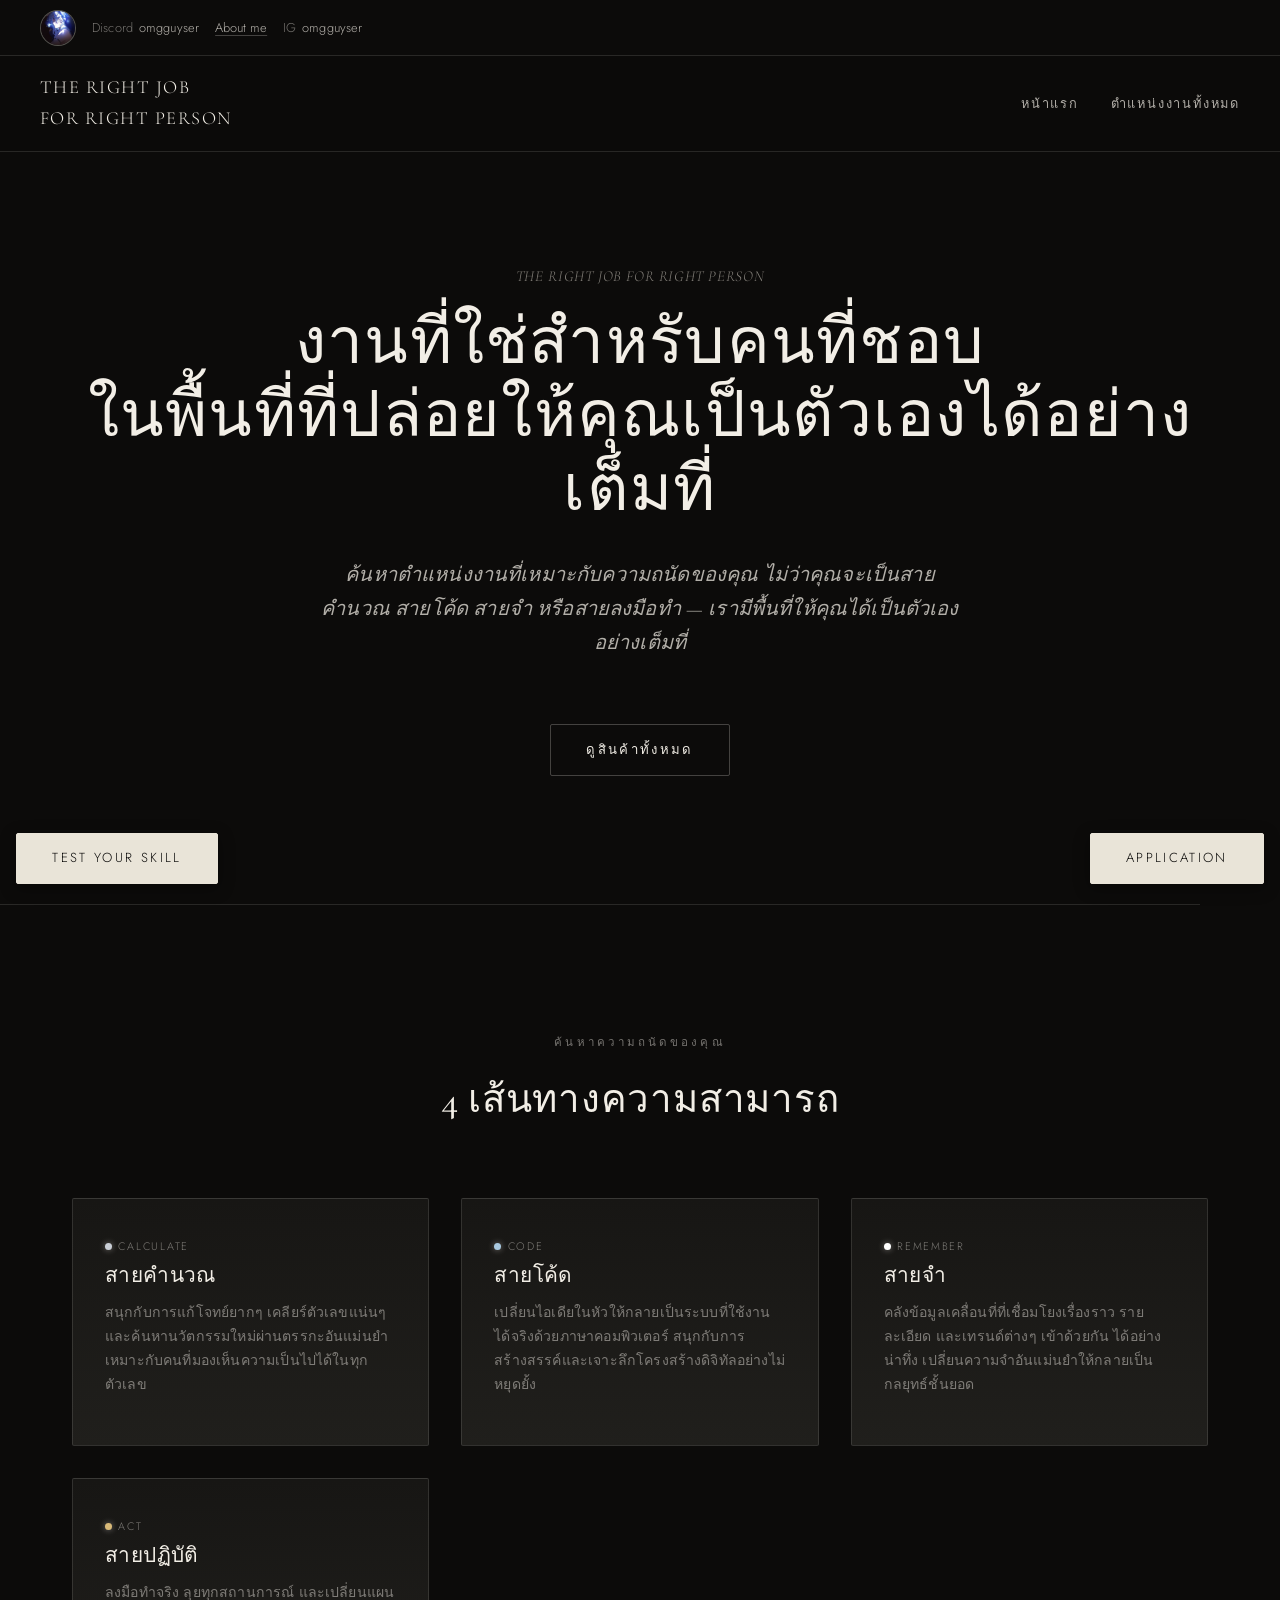
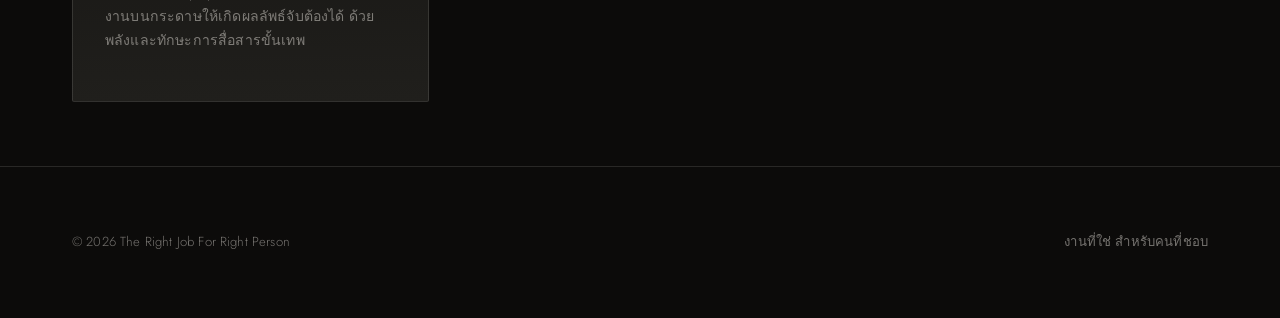
<file: index.html>
<!DOCTYPE html>
<html lang="th">
<head>
<meta charset="UTF-8">
<meta name="viewport" content="width=device-width, initial-scale=1.0">
<title>The Right Job For Right Person</title>
<link rel="preconnect" href="https://fonts.googleapis.com">
<link rel="preconnect" href="https://fonts.gstatic.com" crossorigin>
<link href="https://fonts.googleapis.com/css2?family=Cormorant+Garamond:ital,wght@0,400;0,500;1,500&family=Jost:wght@300;400;500&display=swap" rel="stylesheet">
<link rel="stylesheet" href="style.css">
<style>
  /* แถบติดต่อมุมซ้ายบน (เฉพาะหน้าแรก) */
  .contact-strip {
    border-bottom: 1px solid var(--color-line);
    background: var(--color-black);
  }
  .contact-strip__inner {
    display: flex;
    align-items: center;
    flex-wrap: wrap;
    gap: 0.4rem var(--space-sm);
    padding: 0.6rem 0;
    font-size: 0.8rem;
  }
  .contact-strip__avatar {
    width: 36px;
    height: 36px;
    border-radius: 50%;
    object-fit: cover;
    border: 1px solid var(--color-line-strong);
    background: var(--color-carbon-2);
  }
  .contact-strip__item {
    color: var(--color-text-soft);
  }
  .contact-strip__item span {
    color: var(--color-text-faint);
    margin-right: 0.35rem;
  }
  .contact-strip a.contact-strip__item:hover {
    color: var(--color-accent);
  }
  /* ปุ่ม About me + หน้าต่างข้อมูล */
  .contact-strip__btn {
    background: none;
    border: none;
    padding: 0;
    font: inherit;
    cursor: pointer;
    text-decoration: underline;
    text-underline-offset: 3px;
    text-decoration-color: var(--color-line-strong);
    transition: color var(--transition);
  }
  .contact-strip__btn:hover { color: var(--color-accent); }

  .about {
    width: min(640px, calc(100vw - 2rem));
    padding: 0;
    border: 1px solid var(--color-line-strong);
    border-radius: var(--radius);
    background: var(--color-carbon);
    color: var(--color-text);
  }
  .about::backdrop { background: rgba(0, 0, 0, 0.7); }
  .about__inner { padding: var(--space-md); }
  .about__head {
    display: flex;
    align-items: center;
    justify-content: space-between;
    margin-bottom: var(--space-sm);
  }
  .about__head h3 { margin: 0; }
  .about__close {
    background: none;
    border: none;
    color: var(--color-text-soft);
    font-size: 1.6rem;
    line-height: 1;
    cursor: pointer;
  }
  .about__close:hover { color: var(--color-accent); }
  .about__grid {
    display: grid;
    grid-template-columns: 1fr 1fr;
    gap: var(--space-md);
  }
  .about__col { border-top: 1px solid var(--color-line); padding-top: var(--space-sm); }
  .about__role {
    font-size: 0.68rem;
    letter-spacing: 0.22em;
    text-transform: uppercase;
    color: var(--color-text-faint);
    margin-bottom: var(--space-xs);
  }
  .about dl { margin: 0; }
  .about dt {
    font-size: 0.7rem;
    letter-spacing: 0.14em;
    text-transform: uppercase;
    color: var(--color-text-faint);
    margin-top: var(--space-xs);
  }
  .about dd { margin: 0; color: var(--color-text); overflow-wrap: anywhere; }
  .about dd a:hover { color: var(--color-accent); }
  @media (max-width: 560px) {
    .about__grid { grid-template-columns: 1fr; }
  }

  /* ปุ่มลอยมุมซ้ายล่าง: ไปทำแบบทดสอบ */
  .quiz-fab {
    position: fixed;
    bottom: var(--space-sm);
    left: var(--space-sm);
    z-index: 999;
    box-shadow: 0 4px 16px rgba(0, 0, 0, 0.4);
  }
</style>
</head>
<body>

  <!-- ============ CONTACT (มุมซ้ายบน) ============ -->
  <div class="contact-strip">
    <div class="container contact-strip__inner">
      <img class="contact-strip__avatar" src="images/profile.png" alt="omgguyser" onerror="this.style.visibility='hidden'">
      <span class="contact-strip__item"><span>Discord</span>omgguyser</span>
      <button type="button" class="contact-strip__item contact-strip__btn" id="aboutBtn">About me</button>
      <a class="contact-strip__item" href="https://www.instagram.com/omgguyser/" target="_blank" rel="noopener noreferrer"><span>IG</span>omgguyser</a>
    </div>
  </div>

  <!-- ============ ABOUT ME (popup) ============ -->
  <dialog class="about" id="aboutDialog">
    <div class="about__inner">
      <div class="about__head">
        <h3>About me</h3>
        <button type="button" class="about__close" id="aboutClose" aria-label="ปิด">&times;</button>
      </div>
      <div class="about__grid">
        <div class="about__col">
          <p class="about__role">Me</p>
          <dl>
            <dt>Name</dt><dd>Peeradon Kaewkaemkhae</dd>
            <dt>Student ID</dt><dd>6904033617052</dd>
            <dt>IG</dt><dd><a href="https://www.instagram.com/omgguyser/" target="_blank" rel="noopener noreferrer">omgguyser</a></dd>
          </dl>
        </div>
        <div class="about__col">
          <p class="about__role">Partner</p>
          <dl>
            <dt>Partner name</dt><dd>Anurak Thaiyang</dd>
            <dt>Student ID</dt><dd>6904033610091</dd>
            <dt>IG</dt><dd><a href="https://www.instagram.com/qilay_io/" target="_blank" rel="noopener noreferrer">qilay_io</a></dd>
          </dl>
        </div>
      </div>
    </div>
  </dialog>

  <header class="navbar">
    <div class="container navbar__inner">
      <a href="index.html" class="navbar__logo">THE RIGHT JOB<br>FOR RIGHT PERSON</a>
      <nav class="navbar__links">
        <a href="index.html">หน้าแรก</a>
        <a href="product.html">ตำแหน่งงานทั้งหมด</a>
      </nav>
    </div>
  </header>

  <!-- ============ HERO ============ -->
  <section class="hero">
    <div class="container">
      <p class="hero__brand">THE RIGHT JOB FOR RIGHT PERSON</p>
      <h1>งานที่ใช่สำหรับคนที่ชอบ<br>ในพื้นที่ที่ปล่อยให้คุณเป็นตัวเองได้อย่างเต็มที่</h1>
      <p class="lede" style="max-width:640px;margin:var(--space-md) auto;">
        ค้นหาตำแหน่งงานที่เหมาะกับความถนัดของคุณ ไม่ว่าคุณจะเป็นสายคำนวณ สายโค้ด
        สายจำ หรือสายลงมือทำ — เรามีพื้นที่ให้คุณได้เป็นตัวเองอย่างเต็มที่
      </p>
      <div style="margin-top:var(--space-lg);">
        <a href="product.html" class="btn">ดูสินค้าทั้งหมด</a>
      </div>
    </div>
  </section>

  <hr class="divider container">

  <!-- ============ 4 APTITUDE ============ -->
  <section class="section section--tight">
    <div class="container">
      <p class="eyebrow text-center" style="display:block;">ค้นหาความถนัดของคุณ</p>
      <h2 class="text-center" style="margin-bottom:var(--space-lg);">4 เส้นทางความสามารถ</h2>

      <div class="product-grid">

        <a href="product.html?Aptitude=Calculate" class="card" style="text-decoration:none;">
          <div class="card__body" style="padding:var(--space-md);">
            <span class="aptitude aptitude--calculate">Calculate</span>
            <h3 class="card__title">สายคำนวณ</h3>
            <p class="card__desc">
              สนุกกับการแก้โจทย์ยากๆ เคลียร์ตัวเลขแน่นๆ และค้นหานวัตกรรมใหม่ผ่านตรรกะอันแม่นยำ
              เหมาะกับคนที่มองเห็นความเป็นไปได้ในทุกตัวเลข
            </p>
          </div>
        </a>

        <a href="product.html?Aptitude=Code" class="card" style="text-decoration:none;">
          <div class="card__body" style="padding:var(--space-md);">
            <span class="aptitude aptitude--code">Code</span>
            <h3 class="card__title">สายโค้ด</h3>
            <p class="card__desc">
              เปลี่ยนไอเดียในหัวให้กลายเป็นระบบที่ใช้งานได้จริงด้วยภาษาคอมพิวเตอร์
              สนุกกับการสร้างสรรค์และเจาะลึกโครงสร้างดิจิทัลอย่างไม่หยุดยั้ง
            </p>
          </div>
        </a>

        <a href="product.html?Aptitude=Remember" class="card" style="text-decoration:none;">
          <div class="card__body" style="padding:var(--space-md);">
            <span class="aptitude aptitude--remember">Remember</span>
            <h3 class="card__title">สายจำ</h3>
            <p class="card__desc">
              คลังข้อมูลเคลื่อนที่ที่เชื่อมโยงเรื่องราว รายละเอียด และเทรนด์ต่างๆ เข้าด้วยกัน
              ได้อย่างน่าทึ่ง เปลี่ยนความจำอันแม่นยำให้กลายเป็นกลยุทธ์ชั้นยอด
            </p>
          </div>
        </a>

        <a href="product.html?Aptitude=Act" class="card" style="text-decoration:none;">
          <div class="card__body" style="padding:var(--space-md);">
            <span class="aptitude aptitude--act">Act</span>
            <h3 class="card__title">สายปฏิบัติ</h3>
            <p class="card__desc">
              ลงมือทำจริง ลุยทุกสถานการณ์ และเปลี่ยนแผนงานบนกระดาษให้เกิดผลลัพธ์จับต้องได้
              ด้วยพลังและทักษะการสื่อสารขั้นเทพ
            </p>
          </div>
        </a>

      </div>
    </div>
  </section>

  <footer class="footer">
    <div class="container footer__inner">
      <span>&copy; 2026 The Right Job For Right Person</span>
      <span>งานที่ใช่ สำหรับคนที่ชอบ</span>
    </div>
  </footer>

  <!-- ปุ่มไปทำแบบทดสอบ (มุมซ้ายล่าง) -->
  <a href="quiz.html" class="btn btn--solid quiz-fab">Test your skill</a>

  <script>
    // เปิด/ปิดหน้าต่าง About me
    (function () {
      var d = document.getElementById("aboutDialog");
      document.getElementById("aboutBtn").addEventListener("click", function () { d.showModal(); });
      document.getElementById("aboutClose").addEventListener("click", function () { d.close(); });
      d.addEventListener("click", function (e) { if (e.target === d) d.close(); });
    })();
  </script>
  <script src="script.js?v=2"></script>
</body>
</html>
</file>
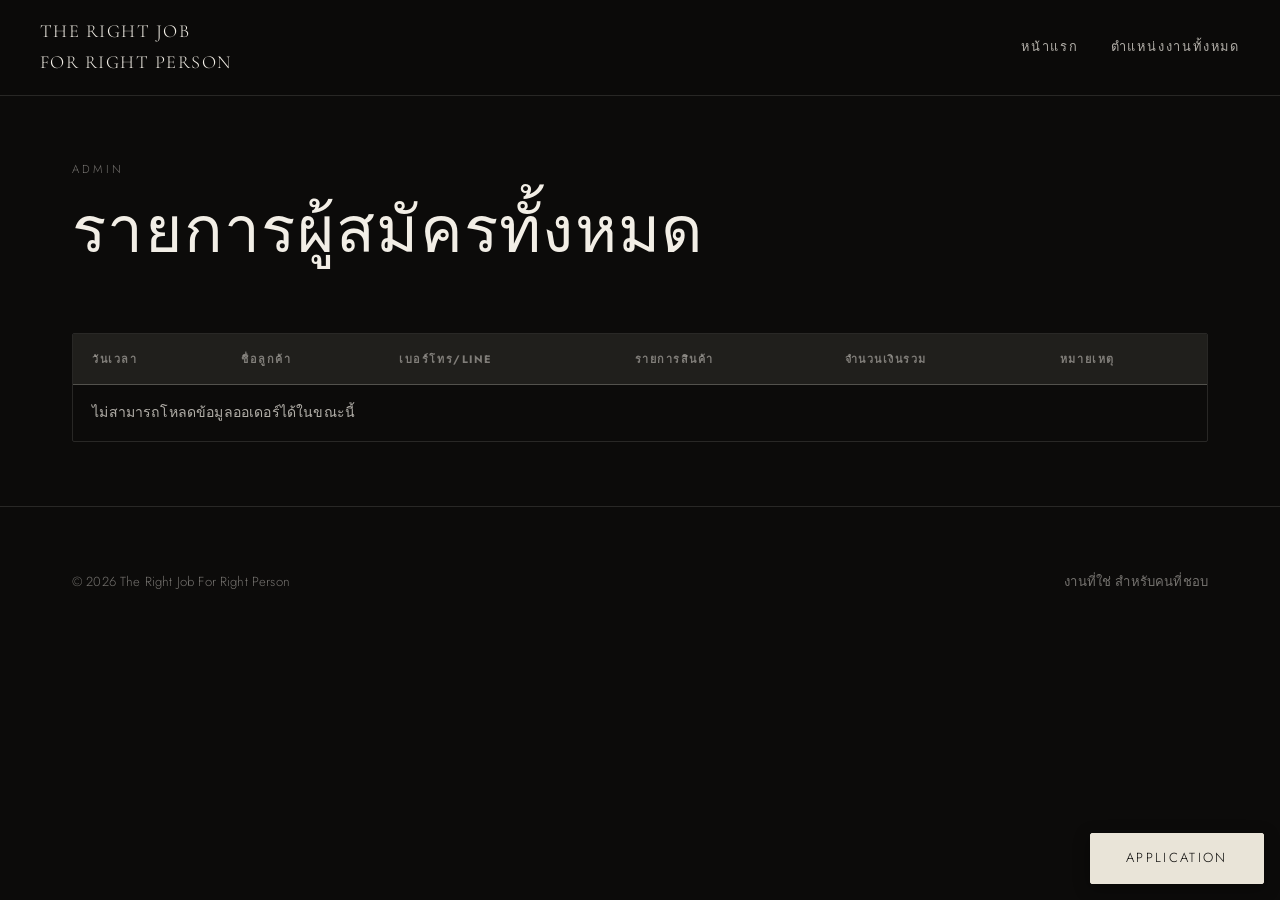
<file: admin.html>
<!DOCTYPE html>
<html lang="th">
<head>
<meta charset="UTF-8">
<meta name="viewport" content="width=device-width, initial-scale=1.0">
<title>รายการสมัคร — Admin</title>
<link rel="preconnect" href="https://fonts.googleapis.com">
<link rel="preconnect" href="https://fonts.gstatic.com" crossorigin>
<link href="https://fonts.googleapis.com/css2?family=Cormorant+Garamond:ital,wght@0,500;1,500&family=Jost:wght@300;400;500&display=swap" rel="stylesheet">
<link rel="stylesheet" href="style.css">
<style>
  .table-wrap {
    overflow-x: auto;
    border: 1px solid var(--color-line);
    border-radius: var(--radius);
  }
  table#ordersTable {
    width: 100%;
    border-collapse: collapse;
    min-width: 760px;
    font-size: 0.88rem;
  }
  table#ordersTable thead th {
    text-align: left;
    padding: 1rem 1.2rem;
    background: var(--color-carbon-2);
    font-size: 0.68rem;
    letter-spacing: 0.14em;
    text-transform: uppercase;
    color: var(--color-text-faint);
    border-bottom: 1px solid var(--color-line-strong);
    white-space: nowrap;
  }
  table#ordersTable tbody td {
    padding: 1rem 1.2rem;
    border-bottom: 1px solid var(--color-line);
    color: var(--color-text-soft);
    vertical-align: top;
  }
  table#ordersTable tbody tr:hover {
    background: rgba(245, 240, 232, 0.03);
  }
  table#ordersTable tbody tr:last-child td {
    border-bottom: none;
  }
</style>
</head>
<body>

  <header class="navbar">
    <div class="container navbar__inner">
      <a href="index.html" class="navbar__logo">THE RIGHT JOB<br>FOR RIGHT PERSON</a>
      <nav class="navbar__links">
        <a href="index.html">หน้าแรก</a>
        <a href="product.html">ตำแหน่งงานทั้งหมด</a>
      </nav>
    </div>
  </header>

  <section class="section section--tight">
    <div class="container">
      <p class="eyebrow" style="display:block;">Admin</p>
      <h1 style="margin-bottom:var(--space-lg);">รายการผู้สมัครทั้งหมด</h1>

      <div class="table-wrap">
        <table id="ordersTable">
          <thead>
            <tr>
              <th>วันเวลา</th>
              <th>ชื่อลูกค้า</th>
              <th>เบอร์โทร/Line</th>
              <th>รายการสินค้า</th>
              <th>จำนวนเงินรวม</th>
              <th>หมายเหตุ</th>
            </tr>
          </thead>
          <tbody>
            <!-- script.js จะดึงข้อมูลจาก CSV มา render แถวต่างๆ ลงตรงนี้ -->
          </tbody>
        </table>
      </div>
    </div>
  </section>

  <footer class="footer">
    <div class="container footer__inner">
      <span>&copy; 2026 The Right Job For Right Person</span>
      <span>งานที่ใช่ สำหรับคนที่ชอบ</span>
    </div>
  </footer>

  <script src="script.js?v=3"></script>
</body>
</html>
</file>
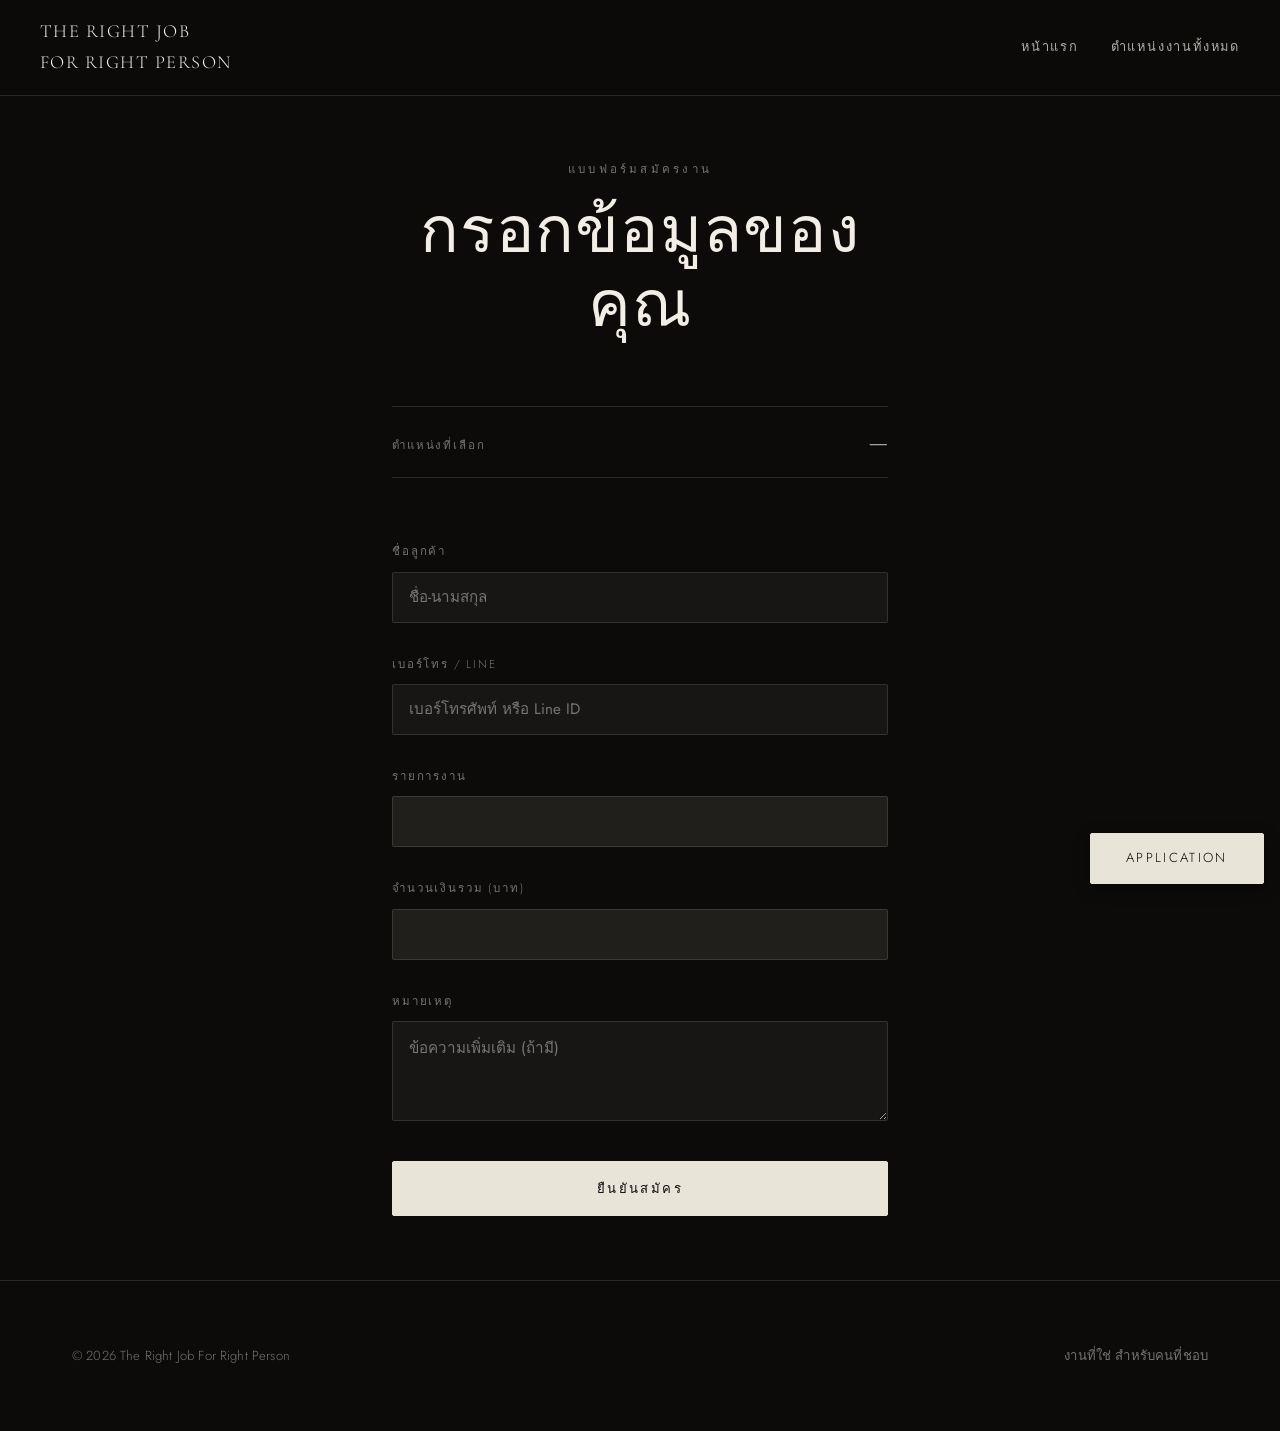
<file: order.html>
<!DOCTYPE html>
<html lang="th">
<head>
<meta charset="UTF-8">
<meta name="viewport" content="width=device-width, initial-scale=1.0">
<title>สมัครตำแหน่งงาน — The Right Job For Right Person</title>
<link rel="preconnect" href="https://fonts.googleapis.com">
<link rel="preconnect" href="https://fonts.gstatic.com" crossorigin>
<link href="https://fonts.googleapis.com/css2?family=Cormorant+Garamond:ital,wght@0,400;0,500;1,500&family=Jost:wght@300;400;500&display=swap" rel="stylesheet">
<link rel="stylesheet" href="style.css">
<style>
  .order-wrap {
    max-width: 560px;
    margin: 0 auto;
  }
  .field {
    margin-bottom: var(--space-md);
  }
  .field label {
    display: block;
    font-size: 0.72rem;
    letter-spacing: 0.16em;
    text-transform: uppercase;
    color: var(--color-text-faint);
    margin-bottom: 0.6rem;
  }
  .field input,
  .field textarea {
    width: 100%;
    background: var(--color-carbon);
    border: 1px solid var(--color-line);
    border-radius: var(--radius);
    padding: 0.85rem 1rem;
    color: var(--color-text);
    font-family: var(--font-sans);
    font-size: 0.95rem;
    transition: border-color var(--transition);
  }
  .field input:focus,
  .field textarea:focus {
    outline: none;
    border-color: var(--color-accent);
  }
  .field input[readonly] {
    color: var(--color-text-soft);
    background: var(--color-carbon-2);
    cursor: default;
  }
  .field textarea {
    resize: vertical;
    min-height: 100px;
  }
  .order-summary {
    display: flex;
    justify-content: space-between;
    align-items: baseline;
    border-top: 1px solid var(--color-line);
    border-bottom: 1px solid var(--color-line);
    padding: var(--space-sm) 0;
    margin-bottom: var(--space-lg);
  }
  .order-summary__label {
    font-size: 0.72rem;
    letter-spacing: 0.16em;
    text-transform: uppercase;
    color: var(--color-text-faint);
  }
  .order-summary__value {
    font-family: var(--font-serif);
    font-size: 1.4rem;
  }
  button.btn--submit {
    width: 100%;
    justify-content: center;
    padding: 1rem;
    cursor: pointer;
  }
</style>
</head>
<body>

  <header class="navbar">
    <div class="container navbar__inner">
      <a href="index.html" class="navbar__logo">THE RIGHT JOB<br>FOR RIGHT PERSON</a>
      <nav class="navbar__links">
        <a href="index.html">หน้าแรก</a>
        <a href="product.html">ตำแหน่งงานทั้งหมด</a>
      </nav>
    </div>
  </header>

  <section class="section section--tight">
    <div class="container order-wrap">
      <p class="eyebrow text-center" style="display:block;">แบบฟอร์มสมัครงาน</p>
      <h1 class="text-center" style="margin-bottom:var(--space-lg);">กรอกข้อมูลของคุณ</h1>

      <div class="order-summary">
        <span class="order-summary__label">ตำแหน่งที่เลือก</span>
        <span class="order-summary__value" id="job">—</span>
      </div>

      <form id="orderForm">

        <div class="field">
          <label for="customerName">ชื่อลูกค้า</label>
          <input type="text" id="customerName" name="customerName" required minlength="2" placeholder="ชื่อ-นามสกุล">
        </div>

        <div class="field">
          <label for="contact">เบอร์โทร / Line</label>
          <input type="text" id="contact" name="contact" required placeholder="เบอร์โทรศัพท์ หรือ Line ID">
        </div>

        <div class="field">
          <label for="items">รายการงาน</label>
          <input type="text" id="items" name="items" readonly>
        </div>

        <div class="field">
          <label for="total">จำนวนเงินรวม (บาท)</label>
          <input type="text" id="total" name="total" readonly>
        </div>

        <div class="field">
          <label for="note">หมายเหตุ</label>
          <textarea id="note" name="note" placeholder="ข้อความเพิ่มเติม (ถ้ามี)"></textarea>
        </div>

        <button type="submit" class="btn btn--solid btn--submit">ยืนยันสมัคร</button>

      </form>
    </div>
  </section>

  <footer class="footer">
    <div class="container footer__inner">
      <span>&copy; 2026 The Right Job For Right Person</span>
      <span>งานที่ใช่ สำหรับคนที่ชอบ</span>
    </div>
  </footer>

  <script src="script.js?v=3"></script>
</body>
</html>
</file>
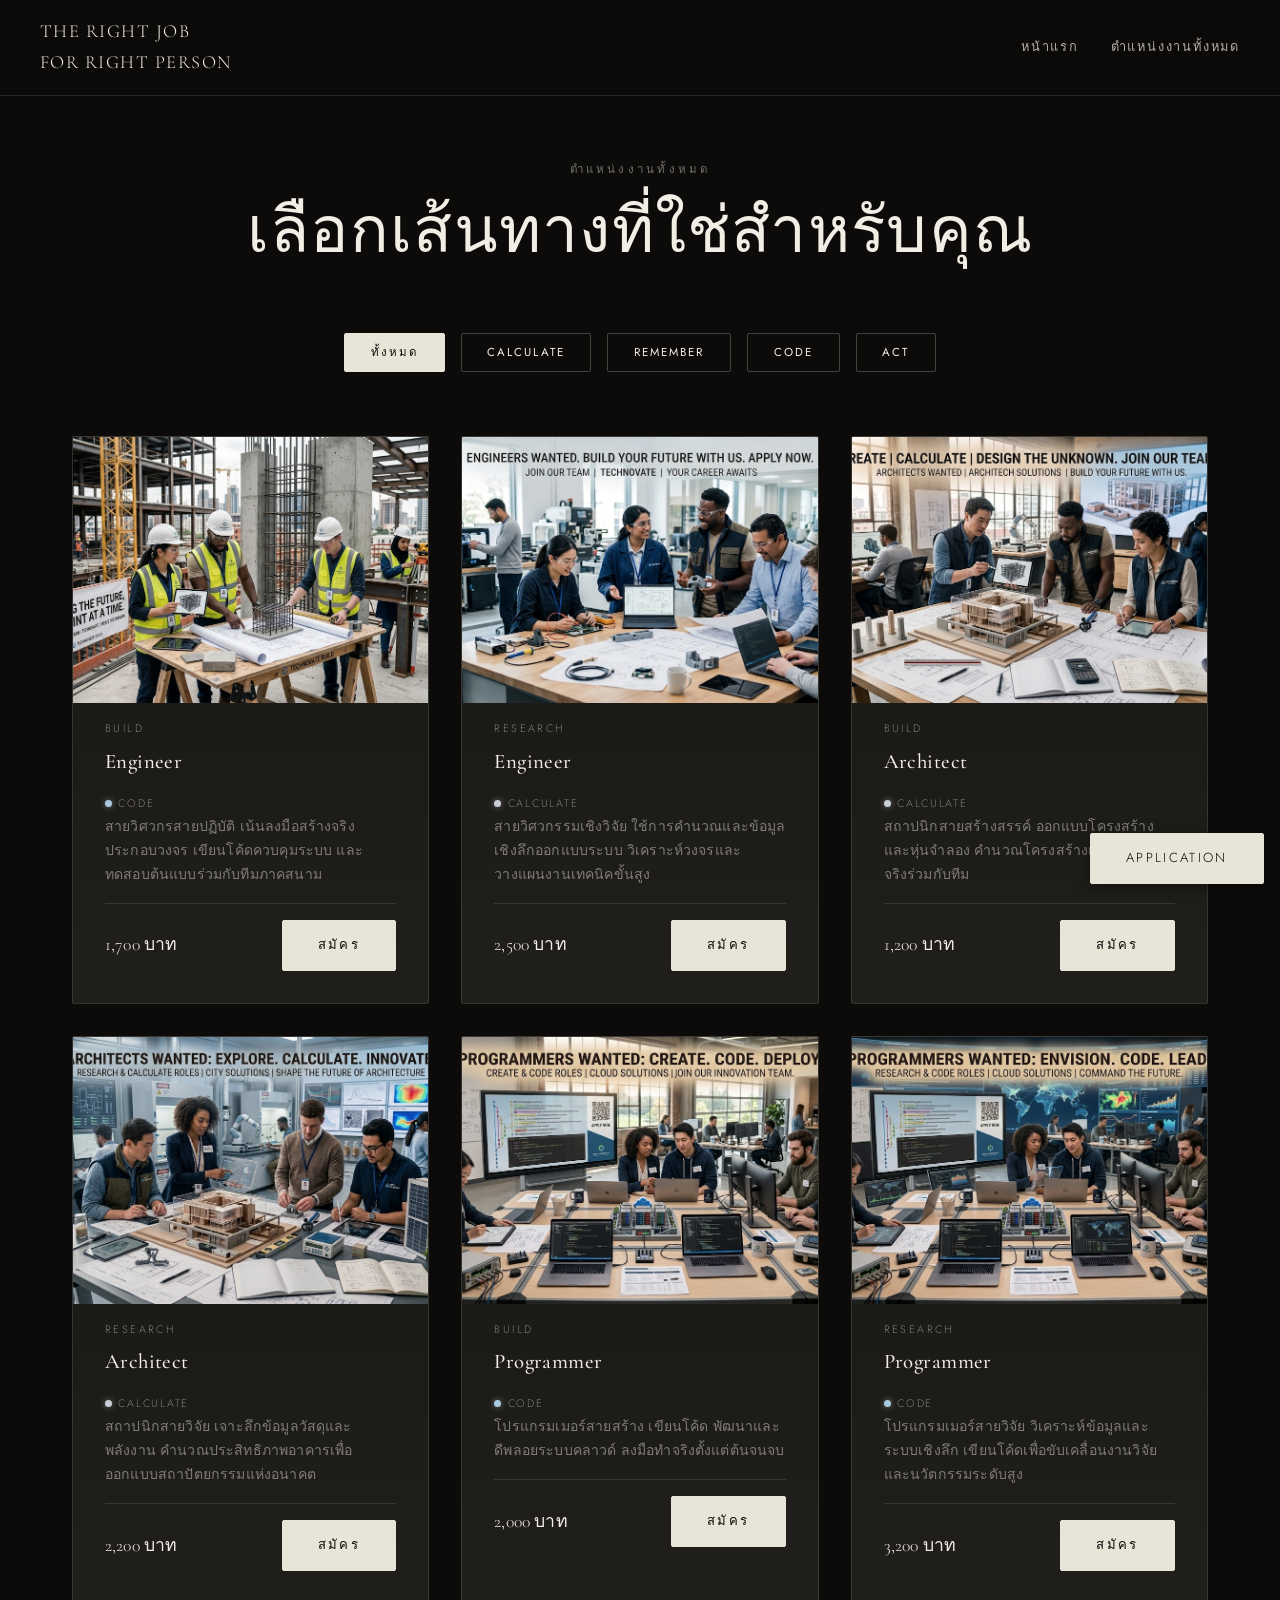
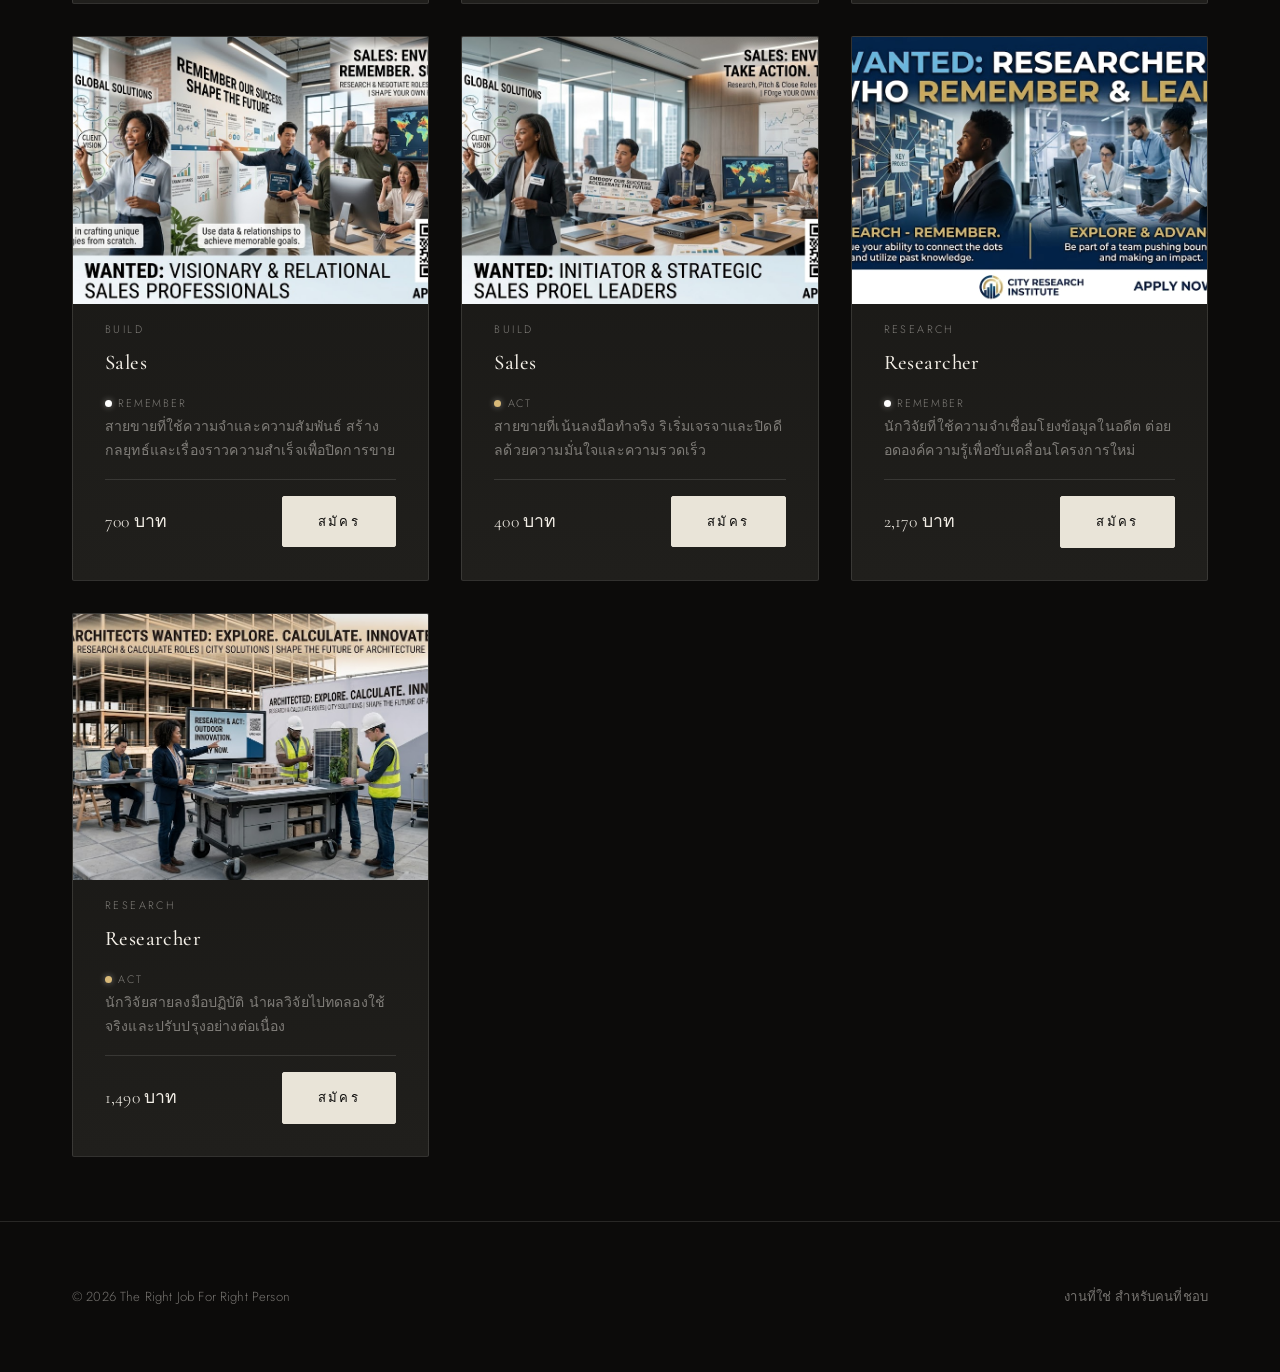
<file: product.html>
<!DOCTYPE html>
<html lang="th">
<head>
<meta charset="UTF-8">
<meta name="viewport" content="width=device-width, initial-scale=1.0">
<title>ตำแหน่งงานทั้งหมด — The Right Job For Right Person</title>
<link rel="preconnect" href="https://fonts.googleapis.com">
<link rel="preconnect" href="https://fonts.gstatic.com" crossorigin>
<link href="https://fonts.googleapis.com/css2?family=Cormorant+Garamond:ital,wght@0,400;0,500;1,500&family=Jost:wght@300;400;500&display=swap" rel="stylesheet">
<link rel="stylesheet" href="style.css">
<style>
  /* สไตล์เฉพาะแถบปุ่มกรอง ใช้ร่วมกับ .btn เดิมใน style.css */
  #filter-bar {
    display: flex;
    flex-wrap: wrap;
    gap: var(--space-sm);
    justify-content: center;
    margin-bottom: var(--space-lg);
  }
  .filter-btn {
    padding: 0.6rem 1.6rem;
    font-size: 0.72rem;
  }
  .filter-btn--active {
    background: var(--color-accent);
    color: var(--color-black);
    border-color: var(--color-accent);
  }
</style>
</head>
<body>

  <header class="navbar">
    <div class="container navbar__inner">
      <a href="index.html" class="navbar__logo">THE RIGHT JOB<br>FOR RIGHT PERSON</a>
      <nav class="navbar__links">
        <a href="index.html">หน้าแรก</a>
        <a href="product.html">ตำแหน่งงานทั้งหมด</a>
      </nav>
    </div>
  </header>

  <section class="section section--tight">
    <div class="container">
      <p class="eyebrow text-center" style="display:block;">ตำแหน่งงานทั้งหมด</p>
      <h1 class="text-center" style="margin-bottom:var(--space-lg);">เลือกเส้นทางที่ใช่สำหรับคุณ</h1>

      <div id="filter-bar"></div>

      <div id="product-list" class="product-grid">
        <!-- script.js จะ render การ์ดสินค้าลงตรงนี้ -->
      </div>
    </div>
  </section>

  <footer class="footer">
    <div class="container footer__inner">
      <span>&copy; 2026 The Right Job For Right Person</span>
      <span>งานที่ใช่ สำหรับคนที่ชอบ</span>
    </div>
  </footer>

  <script src="script.js?v=3"></script>
</body>
</html>
</file>
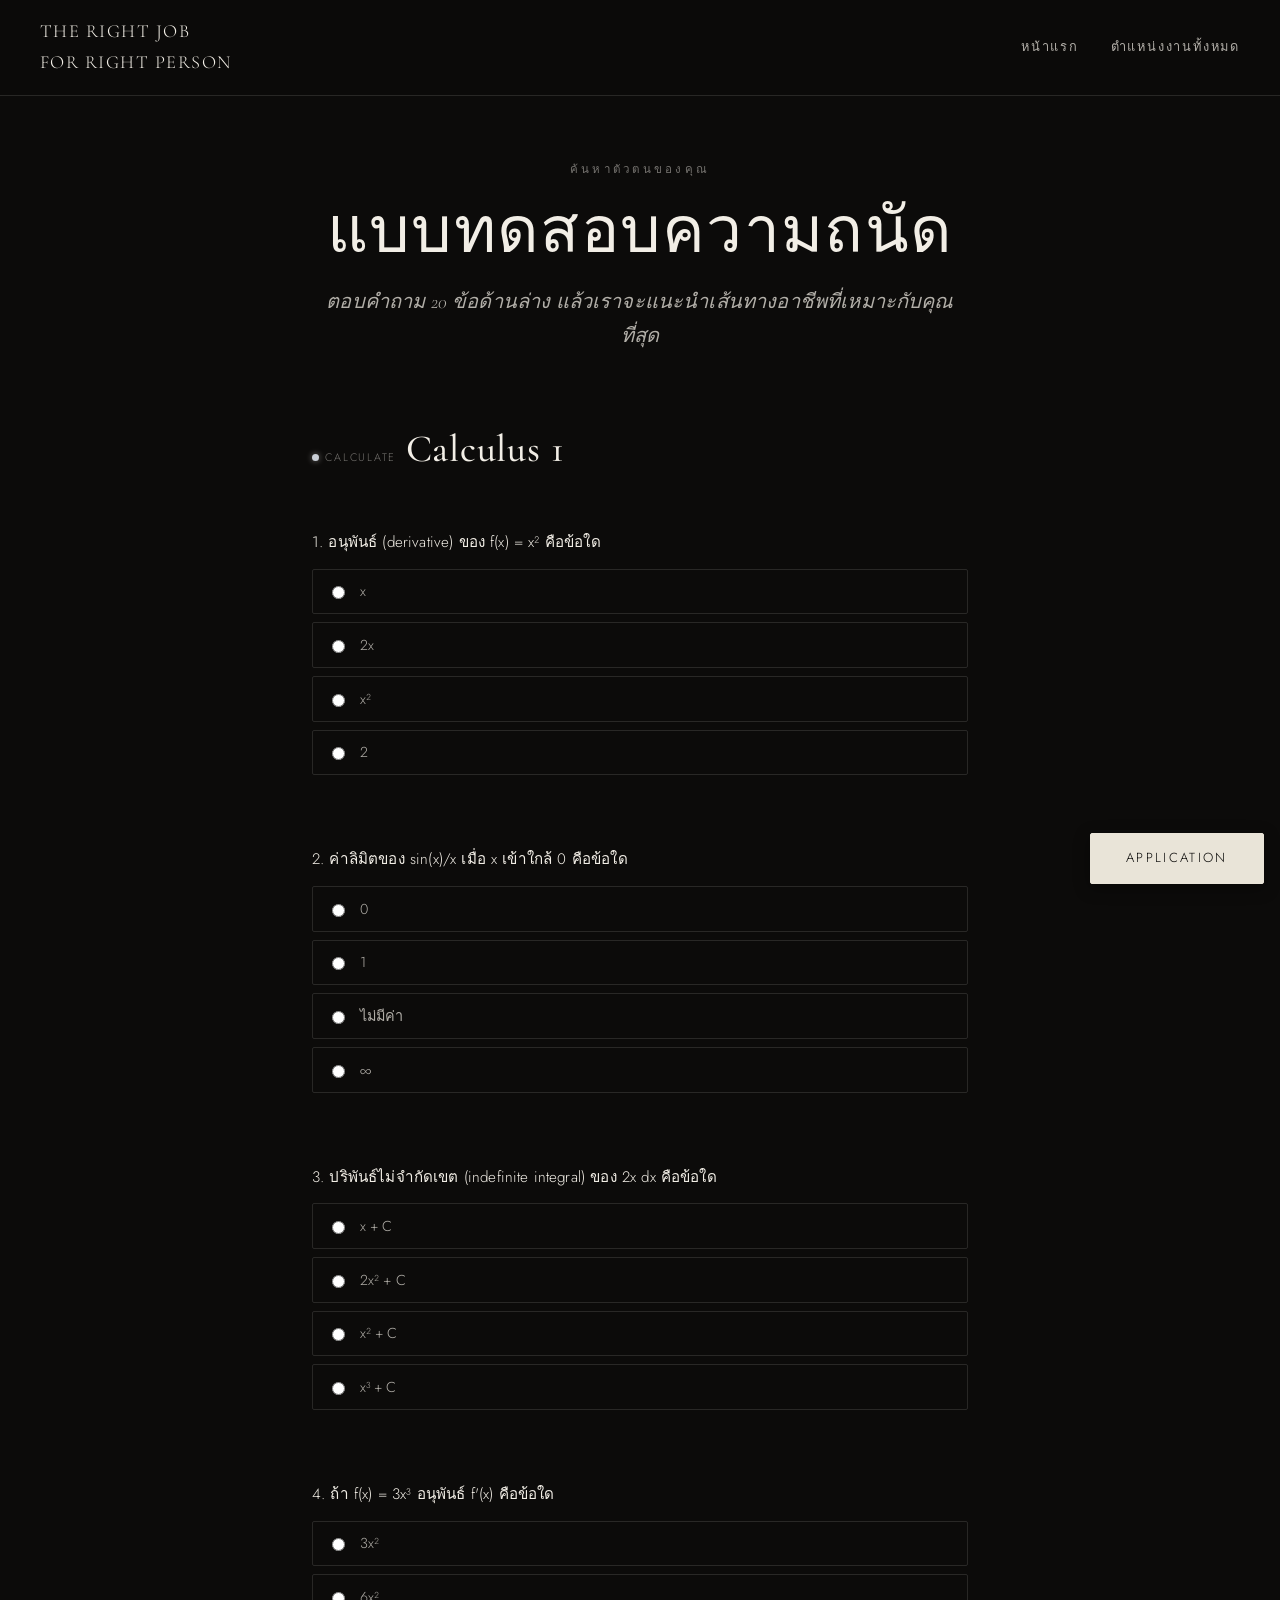
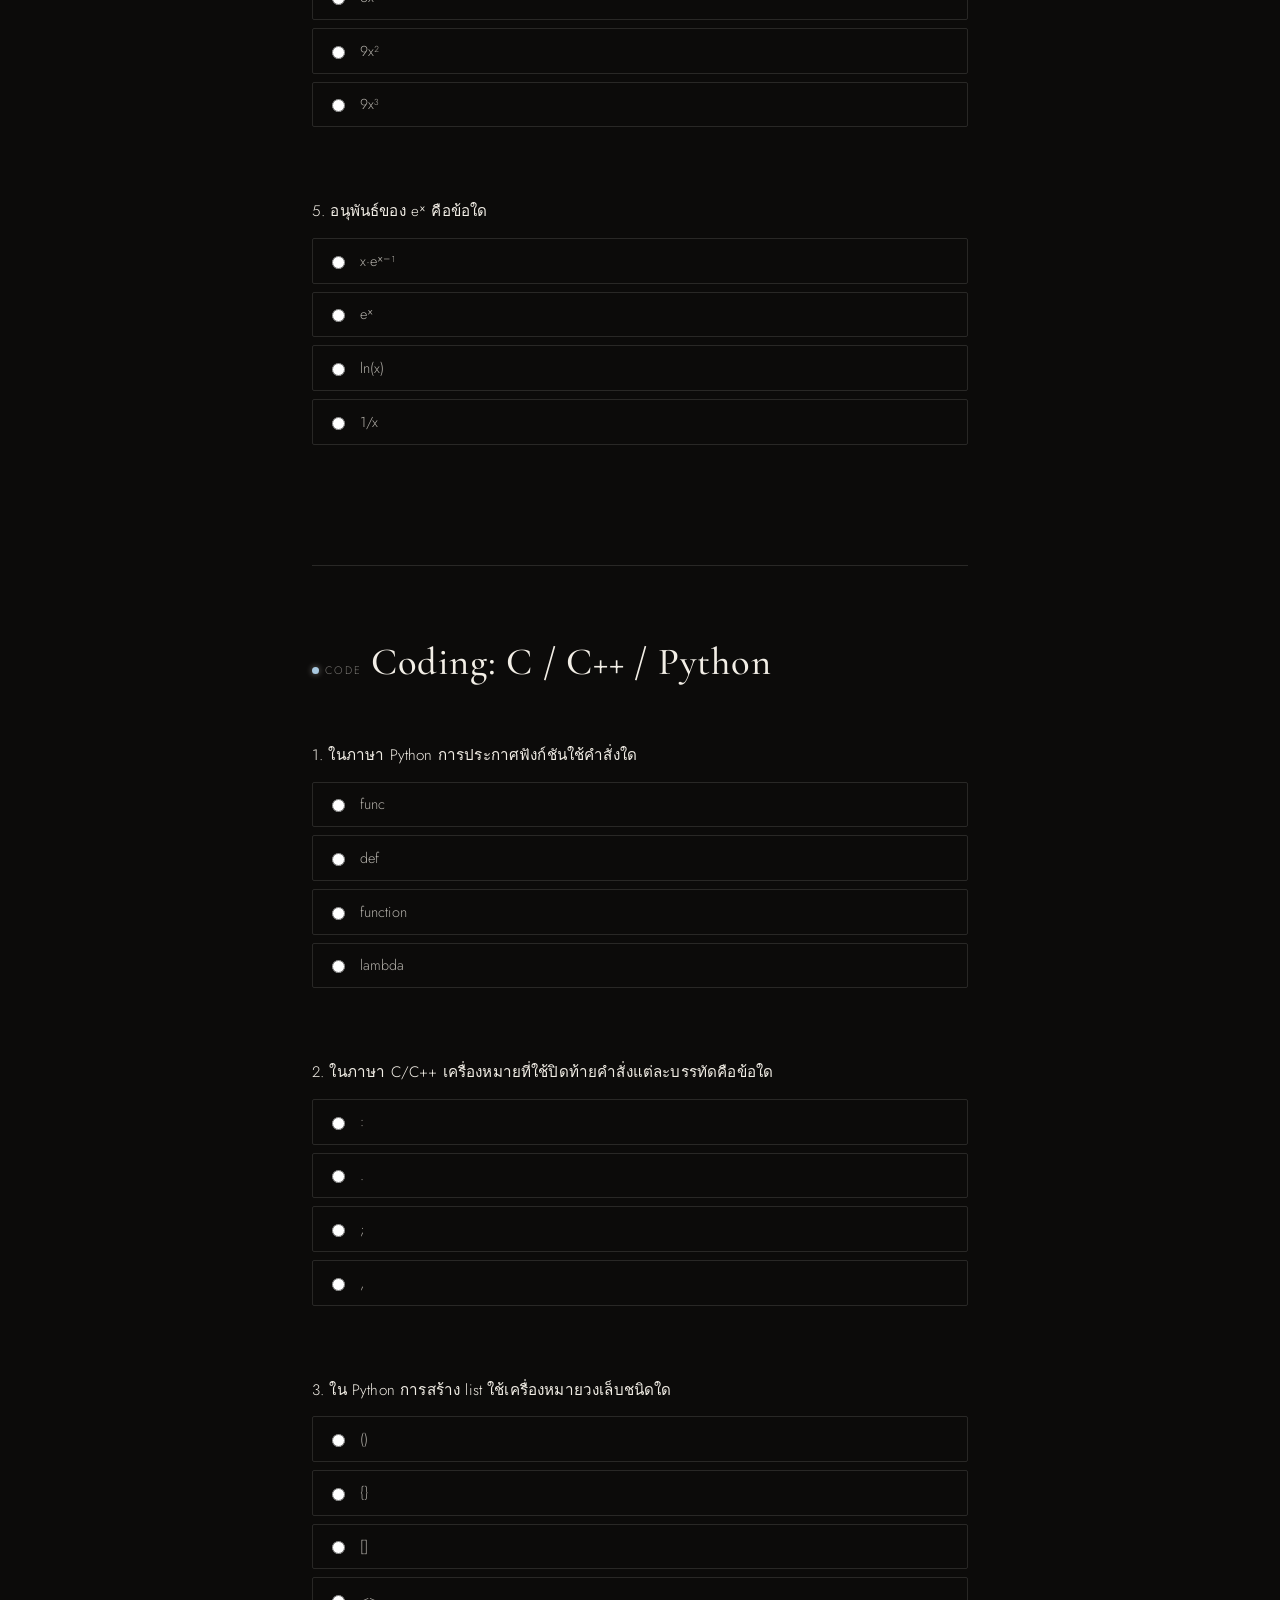
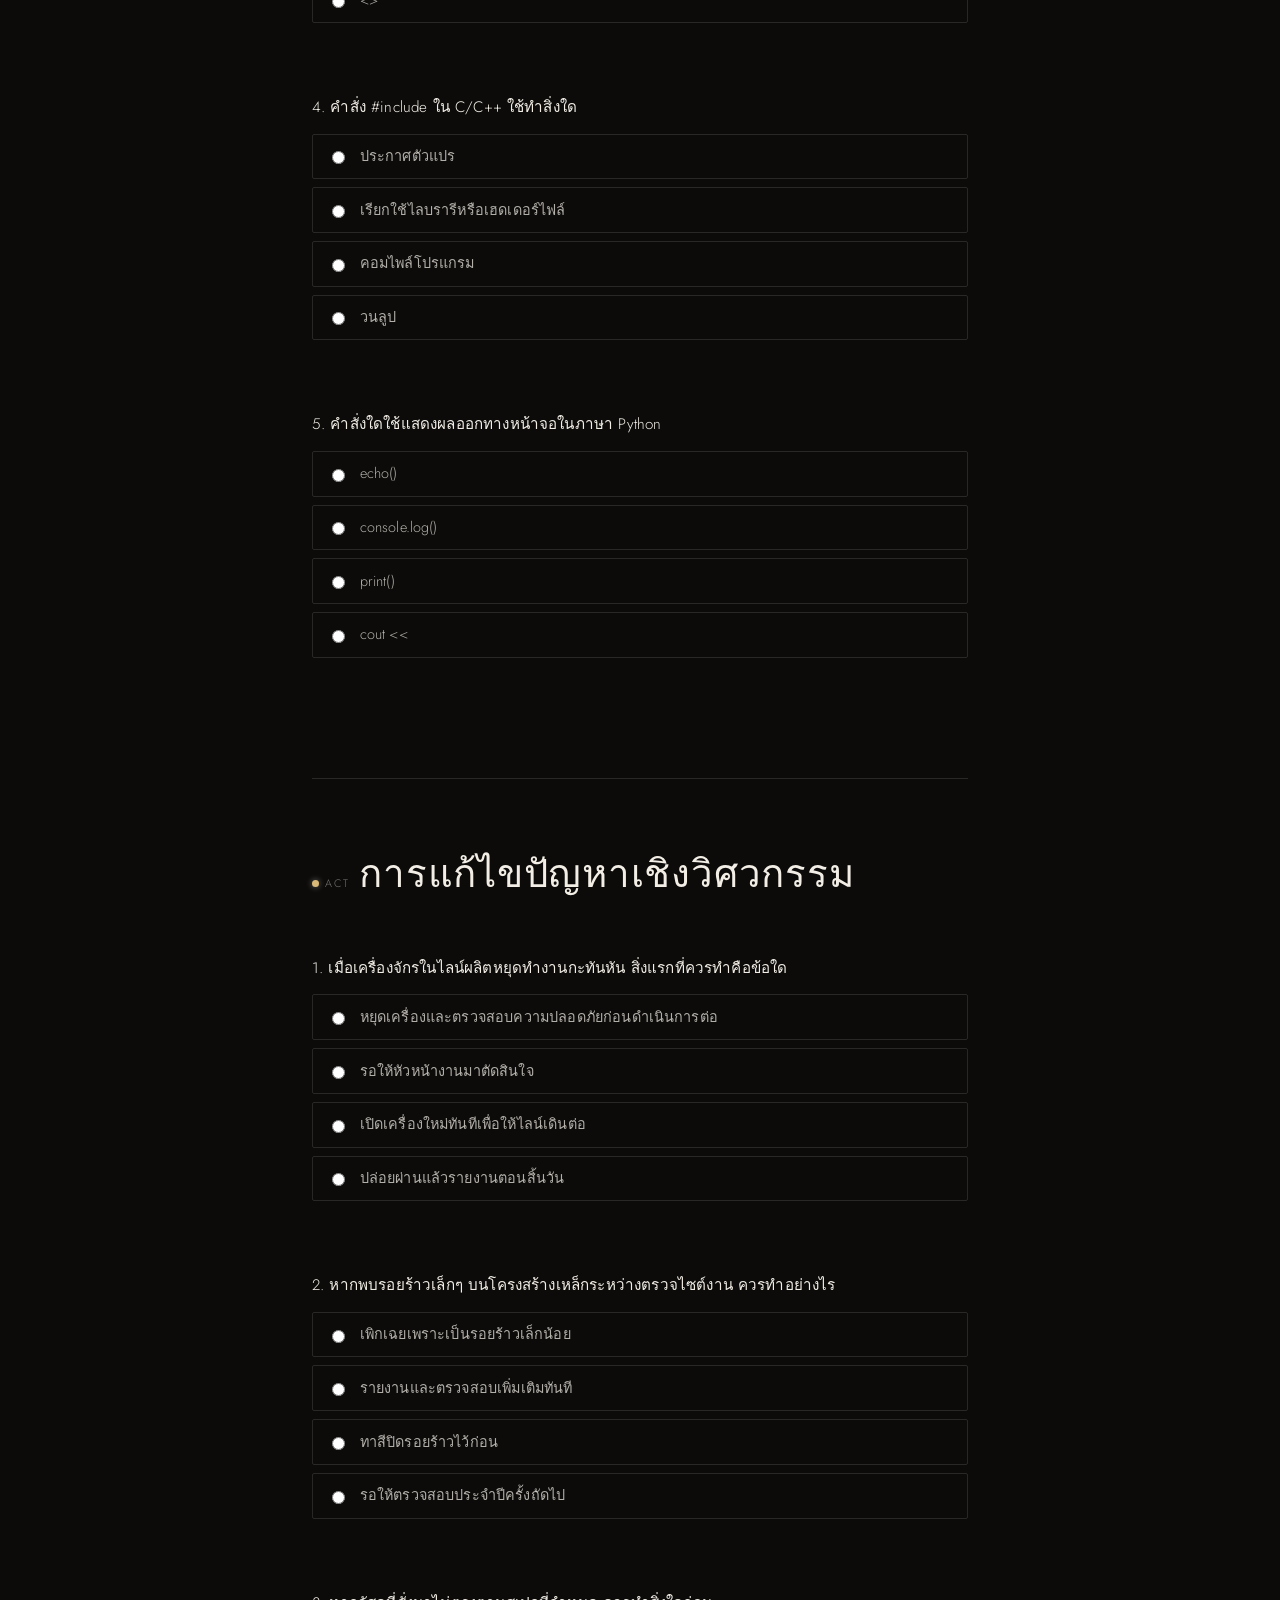
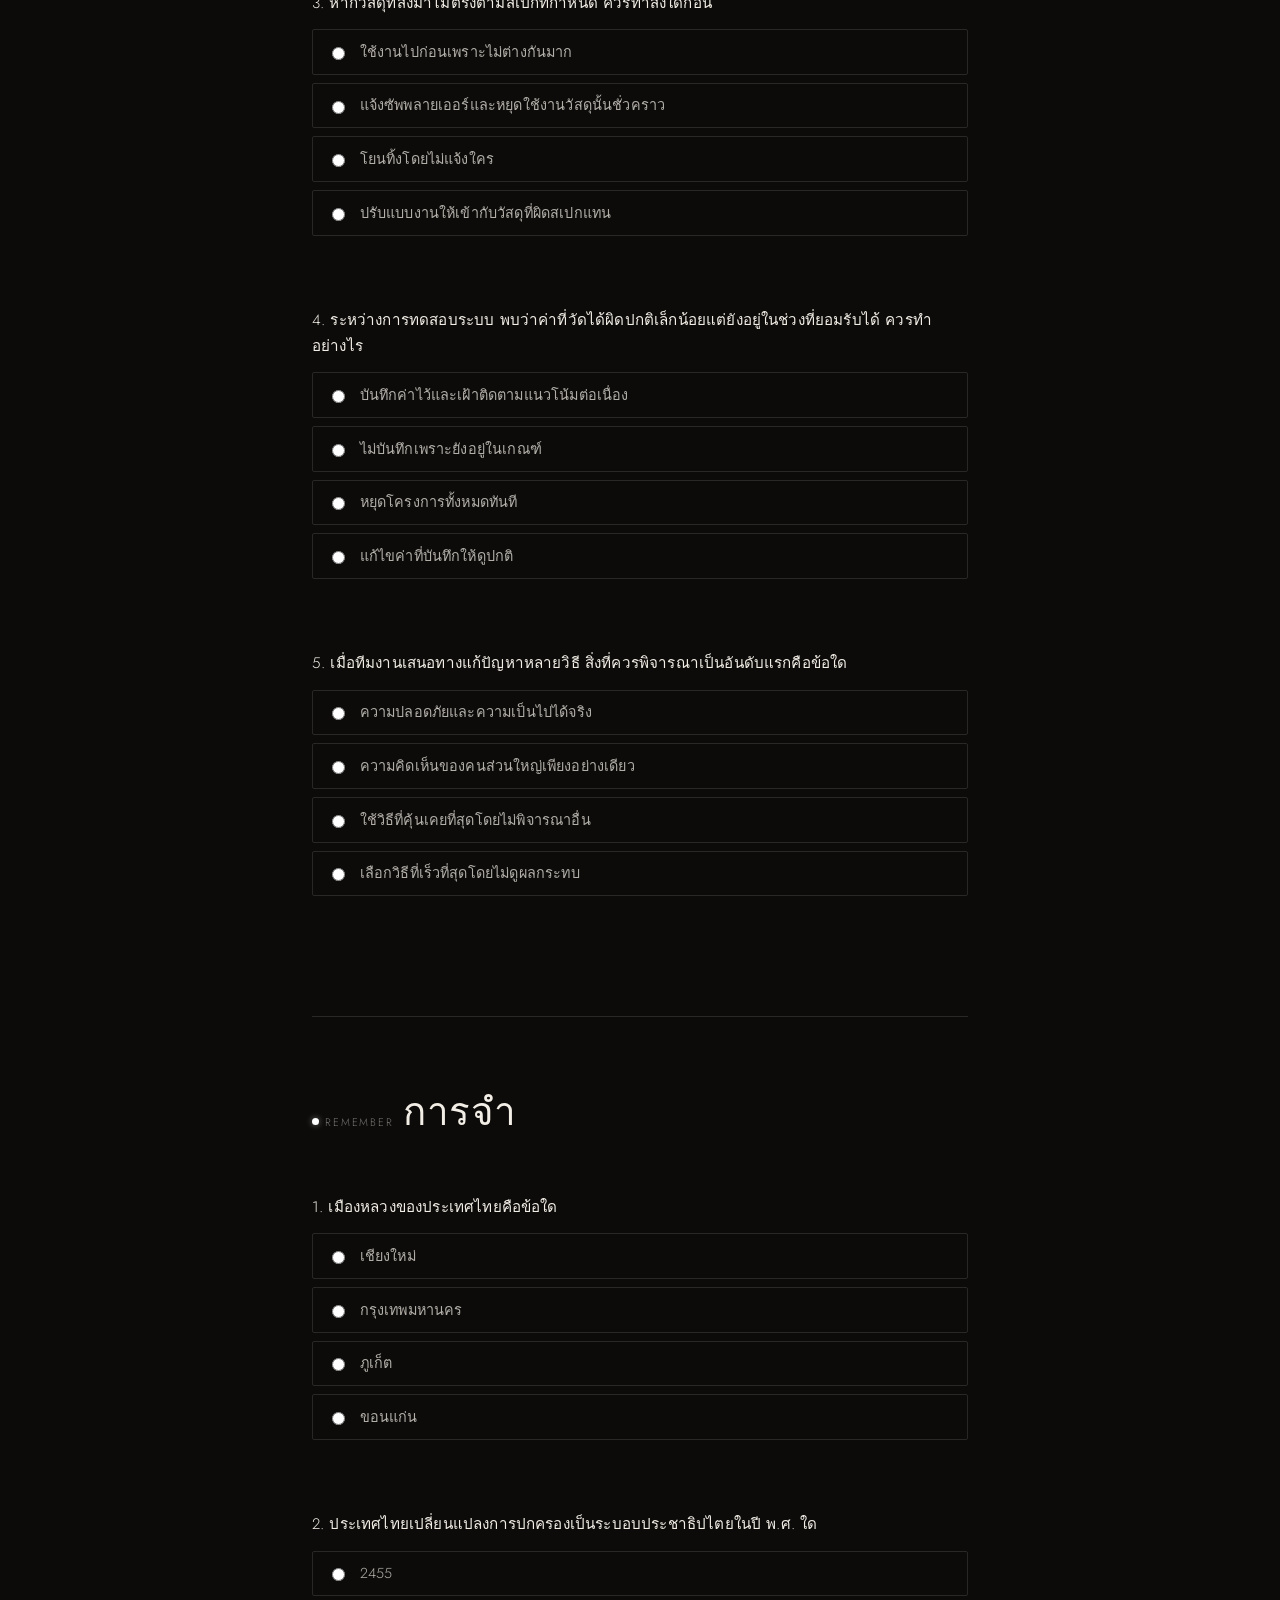
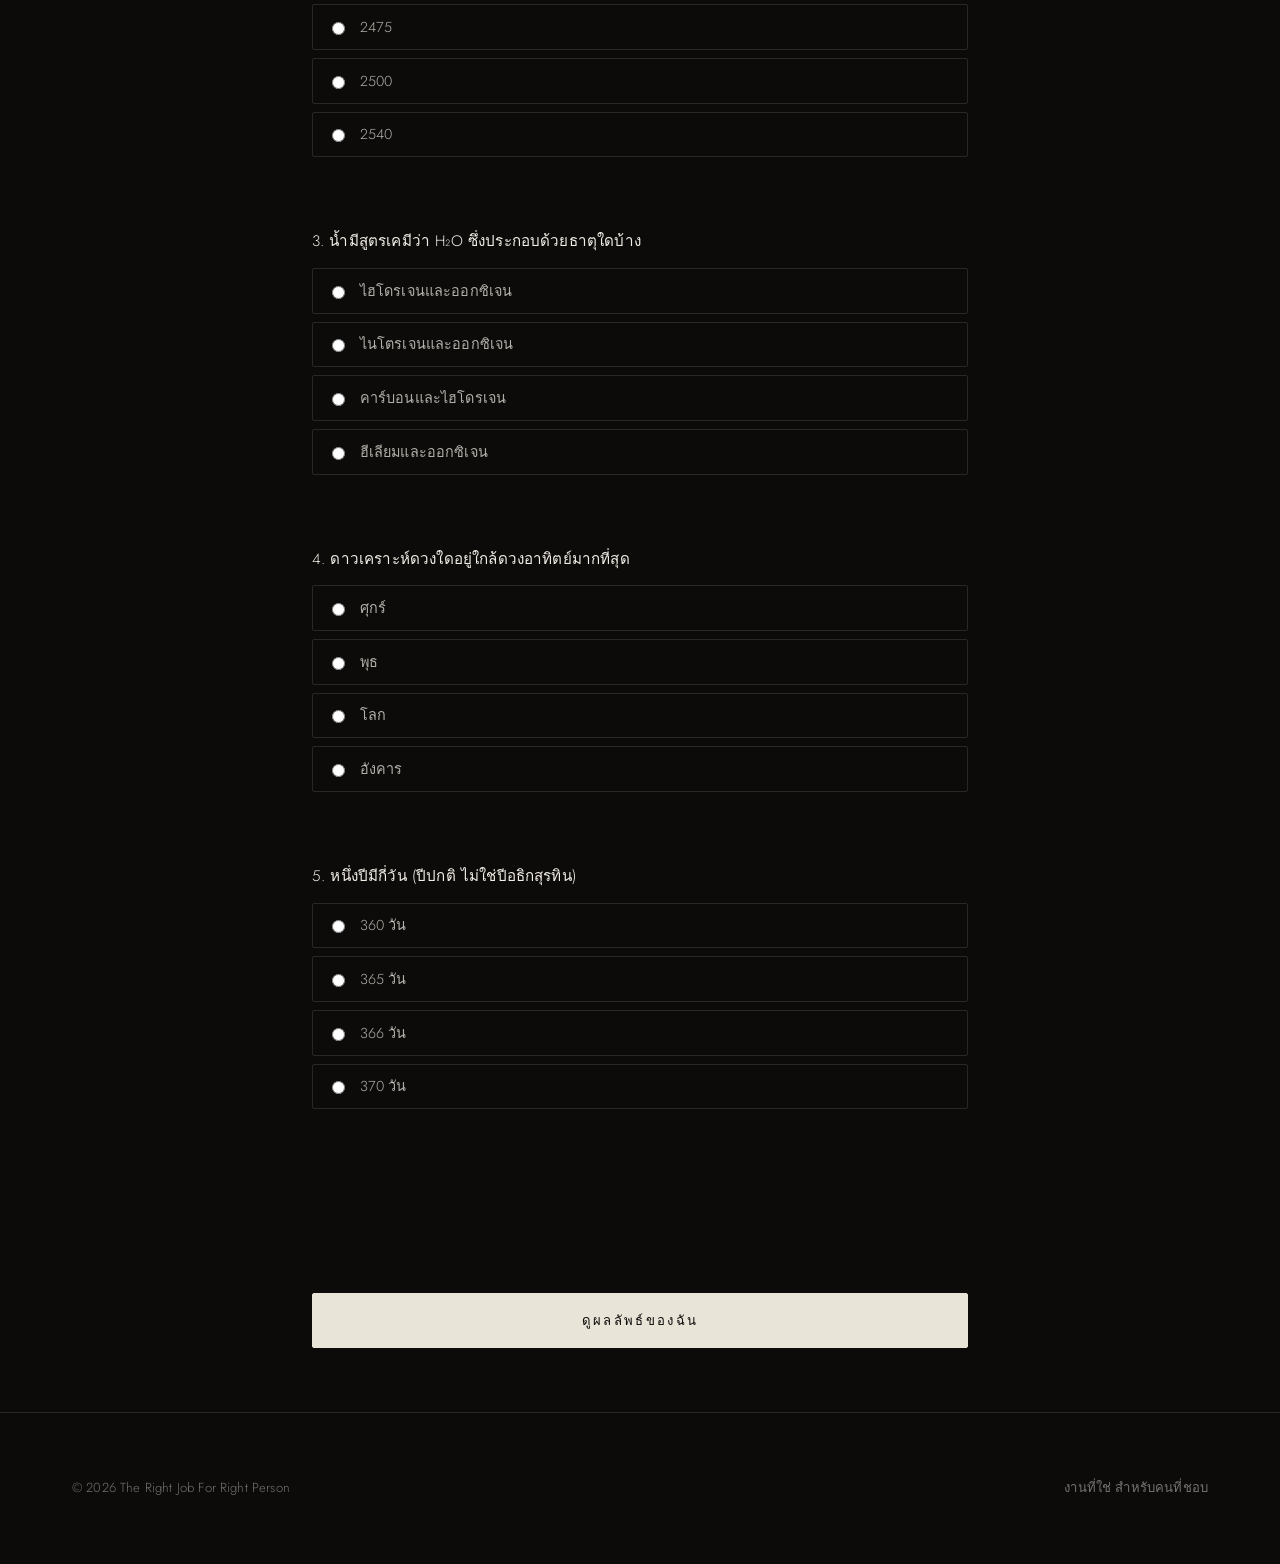
<file: quiz.html>
<!DOCTYPE html>
<html lang="th">
<head>
<meta charset="UTF-8">
<meta name="viewport" content="width=device-width, initial-scale=1.0">
<title>แบบทดสอบความถนัด — The Right Job For Right Person</title>
<link rel="preconnect" href="https://fonts.googleapis.com">
<link rel="preconnect" href="https://fonts.gstatic.com" crossorigin>
<link href="https://fonts.googleapis.com/css2?family=Cormorant+Garamond:ital,wght@0,400;0,500;1,500&family=Jost:wght@300;400;500&display=swap" rel="stylesheet">
<link rel="stylesheet" href="style.css">
<style>
  .quiz-wrap {
    max-width: 720px;
    margin: 0 auto;
  }
  .quiz-section {
    margin-bottom: var(--space-lg);
    padding-bottom: var(--space-lg);
    border-bottom: 1px solid var(--color-line);
  }
  .quiz-section:last-of-type {
    border-bottom: none;
  }
  .quiz-section__header {
    display: flex;
    align-items: baseline;
    gap: 0.6rem;
    margin-bottom: var(--space-md);
  }
  .quiz-section__header h2 {
    margin: 0;
  }
  .quiz-question {
    margin-bottom: var(--space-md);
    padding: var(--space-sm) 0;
  }
  .quiz-question p {
    color: var(--color-text);
    font-size: 0.95rem;
    margin-bottom: 0.8rem;
  }
  .quiz-option {
    display: flex;
    align-items: center;
    gap: 0.7rem;
    padding: 0.6rem 0.9rem;
    border: 1px solid var(--color-line);
    border-radius: var(--radius);
    margin-bottom: 0.5rem;
    cursor: pointer;
    transition: border-color var(--transition), background var(--transition);
  }
  .quiz-option:hover {
    border-color: var(--color-line-strong);
    background: var(--color-carbon-2);
  }
  .quiz-option input[type="radio"] {
    accent-color: var(--color-accent);
  }
  .quiz-option span {
    font-size: 0.9rem;
    color: var(--color-text-soft);
  }
  button.btn--submit {
    width: 100%;
    justify-content: center;
    padding: 1rem;
    cursor: pointer;
  }
</style>
</head>
<body>

  <header class="navbar">
    <div class="container navbar__inner">
      <a href="index.html" class="navbar__logo">THE RIGHT JOB<br>FOR RIGHT PERSON</a>
      <nav class="navbar__links">
        <a href="index.html">หน้าแรก</a>
        <a href="product.html">ตำแหน่งงานทั้งหมด</a>
      </nav>
    </div>
  </header>

  <section class="section section--tight">
    <div class="container quiz-wrap">
      <p class="eyebrow text-center" style="display:block;">ค้นหาตัวตนของคุณ</p>
      <h1 class="text-center" style="margin-bottom:var(--space-sm);">แบบทดสอบความถนัด</h1>
      <p class="lede text-center" style="margin-bottom:var(--space-lg);">
        ตอบคำถาม 20 ข้อด้านล่าง แล้วเราจะแนะนำเส้นทางอาชีพที่เหมาะกับคุณที่สุด
      </p>

      <div id="quizFormWrap">
      <form id="quizForm">

        <!-- ============ 1. Calculus (Calculate) ============ -->
        <div class="quiz-section" data-aptitude="Calculate">
          <div class="quiz-section__header">
            <span class="aptitude aptitude--calculate">Calculate</span>
            <h2>Calculus 1</h2>
          </div>

          <div class="quiz-question">
            <p>1. อนุพันธ์ (derivative) ของ f(x) = x² คือข้อใด</p>
            <label class="quiz-option"><input type="radio" name="calc1" value="a"><span>x</span></label>
            <label class="quiz-option"><input type="radio" name="calc1" value="b"><span>2x</span></label>
            <label class="quiz-option"><input type="radio" name="calc1" value="c"><span>x²</span></label>
            <label class="quiz-option"><input type="radio" name="calc1" value="d"><span>2</span></label>
          </div>

          <div class="quiz-question">
            <p>2. ค่าลิมิตของ sin(x)/x เมื่อ x เข้าใกล้ 0 คือข้อใด</p>
            <label class="quiz-option"><input type="radio" name="calc2" value="a"><span>0</span></label>
            <label class="quiz-option"><input type="radio" name="calc2" value="b"><span>1</span></label>
            <label class="quiz-option"><input type="radio" name="calc2" value="c"><span>ไม่มีค่า</span></label>
            <label class="quiz-option"><input type="radio" name="calc2" value="d"><span>∞</span></label>
          </div>

          <div class="quiz-question">
            <p>3. ปริพันธ์ไม่จำกัดเขต (indefinite integral) ของ 2x dx คือข้อใด</p>
            <label class="quiz-option"><input type="radio" name="calc3" value="a"><span>x + C</span></label>
            <label class="quiz-option"><input type="radio" name="calc3" value="b"><span>2x² + C</span></label>
            <label class="quiz-option"><input type="radio" name="calc3" value="c"><span>x² + C</span></label>
            <label class="quiz-option"><input type="radio" name="calc3" value="d"><span>x³ + C</span></label>
          </div>

          <div class="quiz-question">
            <p>4. ถ้า f(x) = 3x³ อนุพันธ์ f'(x) คือข้อใด</p>
            <label class="quiz-option"><input type="radio" name="calc4" value="a"><span>3x²</span></label>
            <label class="quiz-option"><input type="radio" name="calc4" value="b"><span>6x²</span></label>
            <label class="quiz-option"><input type="radio" name="calc4" value="c"><span>9x²</span></label>
            <label class="quiz-option"><input type="radio" name="calc4" value="d"><span>9x³</span></label>
          </div>

          <div class="quiz-question">
            <p>5. อนุพันธ์ของ eˣ คือข้อใด</p>
            <label class="quiz-option"><input type="radio" name="calc5" value="a"><span>x·eˣ⁻¹</span></label>
            <label class="quiz-option"><input type="radio" name="calc5" value="b"><span>eˣ</span></label>
            <label class="quiz-option"><input type="radio" name="calc5" value="c"><span>ln(x)</span></label>
            <label class="quiz-option"><input type="radio" name="calc5" value="d"><span>1/x</span></label>
          </div>
        </div>

        <!-- ============ 2. Code (Code) ============ -->
        <div class="quiz-section" data-aptitude="Code">
          <div class="quiz-section__header">
            <span class="aptitude aptitude--code">Code</span>
            <h2>Coding: C / C++ / Python</h2>
          </div>

          <div class="quiz-question">
            <p>1. ในภาษา Python การประกาศฟังก์ชันใช้คำสั่งใด</p>
            <label class="quiz-option"><input type="radio" name="code1" value="a"><span>func</span></label>
            <label class="quiz-option"><input type="radio" name="code1" value="b"><span>def</span></label>
            <label class="quiz-option"><input type="radio" name="code1" value="c"><span>function</span></label>
            <label class="quiz-option"><input type="radio" name="code1" value="d"><span>lambda</span></label>
          </div>

          <div class="quiz-question">
            <p>2. ในภาษา C/C++ เครื่องหมายที่ใช้ปิดท้ายคำสั่งแต่ละบรรทัดคือข้อใด</p>
            <label class="quiz-option"><input type="radio" name="code2" value="a"><span>:</span></label>
            <label class="quiz-option"><input type="radio" name="code2" value="b"><span>.</span></label>
            <label class="quiz-option"><input type="radio" name="code2" value="c"><span>;</span></label>
            <label class="quiz-option"><input type="radio" name="code2" value="d"><span>,</span></label>
          </div>

          <div class="quiz-question">
            <p>3. ใน Python การสร้าง list ใช้เครื่องหมายวงเล็บชนิดใด</p>
            <label class="quiz-option"><input type="radio" name="code3" value="a"><span>()</span></label>
            <label class="quiz-option"><input type="radio" name="code3" value="b"><span>{}</span></label>
            <label class="quiz-option"><input type="radio" name="code3" value="c"><span>[]</span></label>
            <label class="quiz-option"><input type="radio" name="code3" value="d"><span>&lt;&gt;</span></label>
          </div>

          <div class="quiz-question">
            <p>4. คำสั่ง #include ใน C/C++ ใช้ทำสิ่งใด</p>
            <label class="quiz-option"><input type="radio" name="code4" value="a"><span>ประกาศตัวแปร</span></label>
            <label class="quiz-option"><input type="radio" name="code4" value="b"><span>เรียกใช้ไลบรารีหรือเฮดเดอร์ไฟล์</span></label>
            <label class="quiz-option"><input type="radio" name="code4" value="c"><span>คอมไพล์โปรแกรม</span></label>
            <label class="quiz-option"><input type="radio" name="code4" value="d"><span>วนลูป</span></label>
          </div>

          <div class="quiz-question">
            <p>5. คำสั่งใดใช้แสดงผลออกทางหน้าจอในภาษา Python</p>
            <label class="quiz-option"><input type="radio" name="code5" value="a"><span>echo()</span></label>
            <label class="quiz-option"><input type="radio" name="code5" value="b"><span>console.log()</span></label>
            <label class="quiz-option"><input type="radio" name="code5" value="c"><span>print()</span></label>
            <label class="quiz-option"><input type="radio" name="code5" value="d"><span>cout &lt;&lt;</span></label>
          </div>
        </div>

        <!-- ============ 3. Engineering problem-solving (Act) ============ -->
        <div class="quiz-section" data-aptitude="Act">
          <div class="quiz-section__header">
            <span class="aptitude aptitude--act">Act</span>
            <h2>การแก้ไขปัญหาเชิงวิศวกรรม</h2>
          </div>

          <div class="quiz-question">
            <p>1. เมื่อเครื่องจักรในไลน์ผลิตหยุดทำงานกะทันหัน สิ่งแรกที่ควรทำคือข้อใด</p>
            <label class="quiz-option"><input type="radio" name="eng1" value="a"><span>หยุดเครื่องและตรวจสอบความปลอดภัยก่อนดำเนินการต่อ</span></label>
            <label class="quiz-option"><input type="radio" name="eng1" value="b"><span>รอให้หัวหน้างานมาตัดสินใจ</span></label>
            <label class="quiz-option"><input type="radio" name="eng1" value="c"><span>เปิดเครื่องใหม่ทันทีเพื่อให้ไลน์เดินต่อ</span></label>
            <label class="quiz-option"><input type="radio" name="eng1" value="d"><span>ปล่อยผ่านแล้วรายงานตอนสิ้นวัน</span></label>
          </div>

          <div class="quiz-question">
            <p>2. หากพบรอยร้าวเล็กๆ บนโครงสร้างเหล็กระหว่างตรวจไซต์งาน ควรทำอย่างไร</p>
            <label class="quiz-option"><input type="radio" name="eng2" value="a"><span>เพิกเฉยเพราะเป็นรอยร้าวเล็กน้อย</span></label>
            <label class="quiz-option"><input type="radio" name="eng2" value="b"><span>รายงานและตรวจสอบเพิ่มเติมทันที</span></label>
            <label class="quiz-option"><input type="radio" name="eng2" value="c"><span>ทาสีปิดรอยร้าวไว้ก่อน</span></label>
            <label class="quiz-option"><input type="radio" name="eng2" value="d"><span>รอให้ตรวจสอบประจำปีครั้งถัดไป</span></label>
          </div>

          <div class="quiz-question">
            <p>3. หากวัสดุที่สั่งมาไม่ตรงตามสเปกที่กำหนด ควรทำสิ่งใดก่อน</p>
            <label class="quiz-option"><input type="radio" name="eng3" value="a"><span>ใช้งานไปก่อนเพราะไม่ต่างกันมาก</span></label>
            <label class="quiz-option"><input type="radio" name="eng3" value="b"><span>แจ้งซัพพลายเออร์และหยุดใช้งานวัสดุนั้นชั่วคราว</span></label>
            <label class="quiz-option"><input type="radio" name="eng3" value="c"><span>โยนทิ้งโดยไม่แจ้งใคร</span></label>
            <label class="quiz-option"><input type="radio" name="eng3" value="d"><span>ปรับแบบงานให้เข้ากับวัสดุที่ผิดสเปกแทน</span></label>
          </div>

          <div class="quiz-question">
            <p>4. ระหว่างการทดสอบระบบ พบว่าค่าที่วัดได้ผิดปกติเล็กน้อยแต่ยังอยู่ในช่วงที่ยอมรับได้ ควรทำอย่างไร</p>
            <label class="quiz-option"><input type="radio" name="eng4" value="a"><span>บันทึกค่าไว้และเฝ้าติดตามแนวโน้มต่อเนื่อง</span></label>
            <label class="quiz-option"><input type="radio" name="eng4" value="b"><span>ไม่บันทึกเพราะยังอยู่ในเกณฑ์</span></label>
            <label class="quiz-option"><input type="radio" name="eng4" value="c"><span>หยุดโครงการทั้งหมดทันที</span></label>
            <label class="quiz-option"><input type="radio" name="eng4" value="d"><span>แก้ไขค่าที่บันทึกให้ดูปกติ</span></label>
          </div>

          <div class="quiz-question">
            <p>5. เมื่อทีมงานเสนอทางแก้ปัญหาหลายวิธี สิ่งที่ควรพิจารณาเป็นอันดับแรกคือข้อใด</p>
            <label class="quiz-option"><input type="radio" name="eng5" value="a"><span>ความปลอดภัยและความเป็นไปได้จริง</span></label>
            <label class="quiz-option"><input type="radio" name="eng5" value="b"><span>ความคิดเห็นของคนส่วนใหญ่เพียงอย่างเดียว</span></label>
            <label class="quiz-option"><input type="radio" name="eng5" value="c"><span>ใช้วิธีที่คุ้นเคยที่สุดโดยไม่พิจารณาอื่น</span></label>
            <label class="quiz-option"><input type="radio" name="eng5" value="d"><span>เลือกวิธีที่เร็วที่สุดโดยไม่ดูผลกระทบ</span></label>
          </div>
        </div>

        <!-- ============ 4. Memory (Remember) ============ -->
        <div class="quiz-section" data-aptitude="Remember">
          <div class="quiz-section__header">
            <span class="aptitude aptitude--remember">Remember</span>
            <h2>การจำ</h2>
          </div>

          <div class="quiz-question">
            <p>1. เมืองหลวงของประเทศไทยคือข้อใด</p>
            <label class="quiz-option"><input type="radio" name="mem1" value="a"><span>เชียงใหม่</span></label>
            <label class="quiz-option"><input type="radio" name="mem1" value="b"><span>กรุงเทพมหานคร</span></label>
            <label class="quiz-option"><input type="radio" name="mem1" value="c"><span>ภูเก็ต</span></label>
            <label class="quiz-option"><input type="radio" name="mem1" value="d"><span>ขอนแก่น</span></label>
          </div>

          <div class="quiz-question">
            <p>2. ประเทศไทยเปลี่ยนแปลงการปกครองเป็นระบอบประชาธิปไตยในปี พ.ศ. ใด</p>
            <label class="quiz-option"><input type="radio" name="mem2" value="a"><span>2455</span></label>
            <label class="quiz-option"><input type="radio" name="mem2" value="b"><span>2475</span></label>
            <label class="quiz-option"><input type="radio" name="mem2" value="c"><span>2500</span></label>
            <label class="quiz-option"><input type="radio" name="mem2" value="d"><span>2540</span></label>
          </div>

          <div class="quiz-question">
            <p>3. น้ำมีสูตรเคมีว่า H₂O ซึ่งประกอบด้วยธาตุใดบ้าง</p>
            <label class="quiz-option"><input type="radio" name="mem3" value="a"><span>ไฮโดรเจนและออกซิเจน</span></label>
            <label class="quiz-option"><input type="radio" name="mem3" value="b"><span>ไนโตรเจนและออกซิเจน</span></label>
            <label class="quiz-option"><input type="radio" name="mem3" value="c"><span>คาร์บอนและไฮโดรเจน</span></label>
            <label class="quiz-option"><input type="radio" name="mem3" value="d"><span>ฮีเลียมและออกซิเจน</span></label>
          </div>

          <div class="quiz-question">
            <p>4. ดาวเคราะห์ดวงใดอยู่ใกล้ดวงอาทิตย์มากที่สุด</p>
            <label class="quiz-option"><input type="radio" name="mem4" value="a"><span>ศุกร์</span></label>
            <label class="quiz-option"><input type="radio" name="mem4" value="b"><span>พุธ</span></label>
            <label class="quiz-option"><input type="radio" name="mem4" value="c"><span>โลก</span></label>
            <label class="quiz-option"><input type="radio" name="mem4" value="d"><span>อังคาร</span></label>
          </div>

          <div class="quiz-question">
            <p>5. หนึ่งปีมีกี่วัน (ปีปกติ ไม่ใช่ปีอธิกสุรทิน)</p>
            <label class="quiz-option"><input type="radio" name="mem5" value="a"><span>360 วัน</span></label>
            <label class="quiz-option"><input type="radio" name="mem5" value="b"><span>365 วัน</span></label>
            <label class="quiz-option"><input type="radio" name="mem5" value="c"><span>366 วัน</span></label>
            <label class="quiz-option"><input type="radio" name="mem5" value="d"><span>370 วัน</span></label>
          </div>
        </div>

        <button type="submit" class="btn btn--solid btn--submit">ดูผลลัพธ์ของฉัน</button>

      </form>
      </div>

      <div id="quizResult" style="display:none;"></div>
    </div>
  </section>

  <footer class="footer">
    <div class="container footer__inner">
      <span>&copy; 2026 The Right Job For Right Person</span>
      <span>งานที่ใช่ สำหรับคนที่ชอบ</span>
    </div>
  </footer>

  <script src="script.js?v=3"></script>
</body>
</html>
</file>
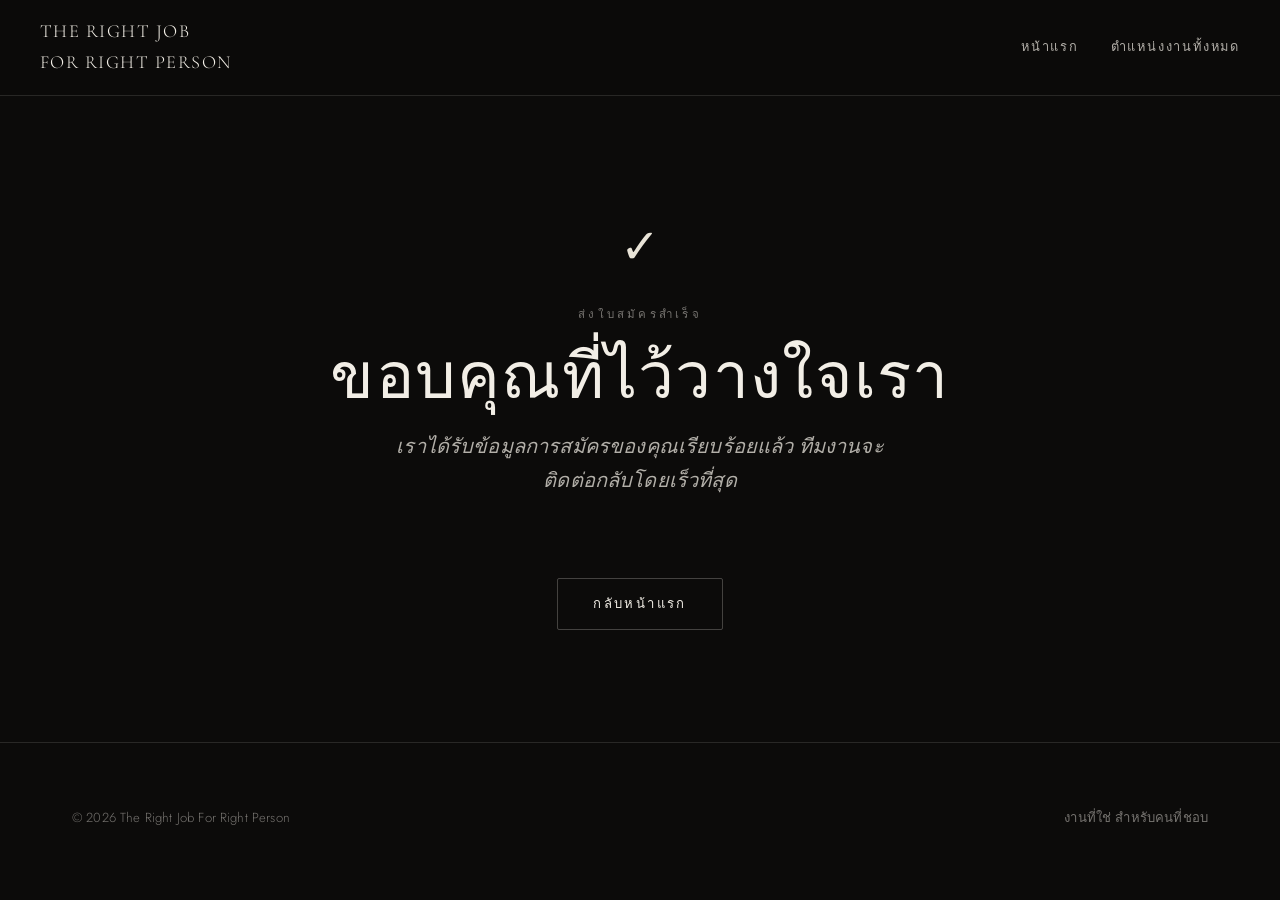
<file: thankyou.html>
<!DOCTYPE html>
<html lang="th">
<head>
<meta charset="UTF-8">
<meta name="viewport" content="width=device-width, initial-scale=1.0">
<title>ขอบคุณ — The Right Job For Right Person</title>
<link rel="preconnect" href="https://fonts.googleapis.com">
<link rel="preconnect" href="https://fonts.gstatic.com" crossorigin>
<link href="https://fonts.googleapis.com/css2?family=Cormorant+Garamond:ital,wght@0,400;0,500;1,500&family=Jost:wght@300;400;500&display=swap" rel="stylesheet">
<link rel="stylesheet" href="style.css">
<style>
  .thankyou-wrap {
    min-height: 60vh;
    display: flex;
    flex-direction: column;
    align-items: center;
    justify-content: center;
    text-align: center;
    padding: var(--space-xl) 0;
  }
  .thankyou-mark {
    font-family: var(--font-serif);
    font-size: 3rem;
    color: var(--color-accent);
    margin-bottom: var(--space-sm);
  }
</style>
</head>
<body>

  <header class="navbar">
    <div class="container navbar__inner">
      <a href="index.html" class="navbar__logo">THE RIGHT JOB<br>FOR RIGHT PERSON</a>
      <nav class="navbar__links">
        <a href="index.html">หน้าแรก</a>
        <a href="product.html">ตำแหน่งงานทั้งหมด</a>
      </nav>
    </div>
  </header>

  <section class="container thankyou-wrap">
    <div class="thankyou-mark">✓</div>
    <p class="eyebrow" style="display:block;">ส่งใบสมัครสำเร็จ</p>
    <h1>ขอบคุณที่ไว้วางใจเรา</h1>
    <p class="lede" style="max-width:520px;">
      เราได้รับข้อมูลการสมัครของคุณเรียบร้อยแล้ว ทีมงานจะติดต่อกลับโดยเร็วที่สุด
    </p>
    <div style="margin-top:var(--space-lg);">
      <a href="index.html" class="btn">กลับหน้าแรก</a>
    </div>
  </section>

  <footer class="footer">
    <div class="container footer__inner">
      <span>&copy; 2026 The Right Job For Right Person</span>
      <span>งานที่ใช่ สำหรับคนที่ชอบ</span>
    </div>
  </footer>

</body>
</html>
</file>
<file: style.css>
/* ==========================================================
   The Right Job For Right Person — Global Theme
   Premium / Carbon-Beige / Minimal
   ========================================================== */

:root {
  /* --- Core palette --- */
  --color-black:        #0c0b0a;
  --color-carbon:       #171614;
  --color-carbon-2:     #201f1c;
  --color-beige-dark:   #2b2621;
  --color-beige:        #3a332c;
  --color-line:         rgba(245, 240, 232, 0.12);
  --color-line-strong:  rgba(245, 240, 232, 0.24);

  --color-text:         #f2eee6;
  --color-text-soft:    rgba(242, 238, 230, 0.72);
  --color-text-faint:   rgba(242, 238, 230, 0.46);

  --color-accent:       #e9e4d8;   /* silver-white accent */
  --color-accent-soft:  rgba(233, 228, 216, 0.55);

  /* --- Aptitude accent colors (used sparingly, as small marks) --- */
  --apt-calculate: #c9ced6;  /* silver */
  --apt-remember:  #ffffff;  /* refined white */
  --apt-act:       #d8b978;  /* soft gold */
  --apt-code:      #a9c9e0;  /* pale blue */

  /* --- Typography --- */
  --font-serif: "Cormorant Garamond", "Playfair Display", "Times New Roman", serif;
  --font-sans:  "Jost", "Helvetica Neue", Arial, sans-serif;

  /* --- Spacing scale --- */
  --space-xs:  0.5rem;
  --space-sm:  1rem;
  --space-md:  2rem;
  --space-lg:  4rem;
  --space-xl:  7rem;

  /* --- Misc --- */
  --radius: 2px;
  --transition: 0.35s cubic-bezier(0.4, 0, 0.2, 1);
  --max-width: 1200px;
}

/* ---------- Reset ---------- */
*, *::before, *::after { box-sizing: border-box; }

html { scroll-behavior: smooth; }

body {
  margin: 0;
  background: var(--color-black);
  color: var(--color-text);
  font-family: var(--font-sans);
  font-weight: 300;
  line-height: 1.7;
  letter-spacing: 0.01em;
  -webkit-font-smoothing: antialiased;
}

img { max-width: 100%; display: block; }

a {
  color: inherit;
  text-decoration: none;
}

ul, ol { list-style: none; margin: 0; padding: 0; }

button, input, select {
  font-family: inherit;
  color: inherit;
}

/* ---------- Layout helpers ---------- */
.container {
  max-width: var(--max-width);
  margin: 0 auto;
  padding: 0 var(--space-md);
}

.section {
  padding: var(--space-xl) 0;
}

.section--tight {
  padding: var(--space-lg) 0;
}

.divider {
  width: 100%;
  height: 1px;
  background: var(--color-line);
  border: none;
  margin: var(--space-lg) 0;
}

/* ---------- Typography ---------- */
h1, h2, h3, h4 {
  font-family: var(--font-serif);
  font-weight: 500;
  letter-spacing: 0.02em;
  color: var(--color-text);
  margin: 0 0 var(--space-sm);
}

h1 {
  font-size: clamp(2.4rem, 5vw, 4.2rem);
  line-height: 1.15;
  font-weight: 500;
}

h2 {
  font-size: clamp(1.8rem, 3vw, 2.6rem);
}

h3 {
  font-size: clamp(1.3rem, 2vw, 1.7rem);
}

.eyebrow {
  display: inline-block;
  font-family: var(--font-sans);
  font-size: 0.72rem;
  letter-spacing: 0.28em;
  text-transform: uppercase;
  color: var(--color-text-faint);
  margin-bottom: var(--space-sm);
}

p {
  color: var(--color-text-soft);
  font-size: 1rem;
  margin: 0 0 var(--space-sm);
}

.lede {
  font-family: var(--font-serif);
  font-size: 1.25rem;
  font-style: italic;
  color: var(--color-text-soft);
}

/* ---------- Buttons ---------- */
.btn {
  display: inline-flex;
  align-items: center;
  gap: 0.6rem;
  padding: 0.85rem 2.2rem;
  border: 1px solid var(--color-line-strong);
  border-radius: var(--radius);
  background: transparent;
  color: var(--color-text);
  font-family: var(--font-sans);
  font-size: 0.82rem;
  letter-spacing: 0.18em;
  text-transform: uppercase;
  cursor: pointer;
  transition: border-color var(--transition), background var(--transition), color var(--transition);
}

.btn:hover {
  border-color: var(--color-accent);
  background: var(--color-accent);
  color: var(--color-black);
}

.btn--solid {
  background: var(--color-accent);
  color: var(--color-black);
  border-color: var(--color-accent);
}

.btn--solid:hover {
  background: transparent;
  color: var(--color-accent);
}

.btn--ghost {
  border-color: transparent;
  padding-left: 0;
  padding-right: 0;
}

.btn--ghost:hover {
  background: transparent;
  color: var(--color-accent-soft);
  border-color: transparent;
}

/* ---------- Navbar ---------- */
.navbar {
  position: sticky;
  top: 0;
  z-index: 50;
  background: rgba(12, 11, 10, 0.86);
  backdrop-filter: blur(10px);
  border-bottom: 1px solid var(--color-line);
}

.navbar__inner {
  display: flex;
  align-items: center;
  justify-content: space-between;
  padding: var(--space-sm) 0;
}

.navbar__logo {
  font-family: var(--font-serif);
  font-size: 1.15rem;
  letter-spacing: 0.08em;
}

.navbar__links {
  display: flex;
  gap: var(--space-md);
  font-size: 0.8rem;
  letter-spacing: 0.14em;
  text-transform: uppercase;
  color: var(--color-text-soft);
}

.navbar__links a {
  transition: color var(--transition);
}

.navbar__links a:hover {
  color: var(--color-accent);
}

/* ---------- Product Card ---------- */
.product-grid {
  display: grid;
  grid-template-columns: repeat(auto-fill, minmax(280px, 1fr));
  gap: var(--space-md);
}

.card {
  position: relative;
  border: 1px solid var(--color-line);
  background: linear-gradient(180deg, var(--color-carbon) 0%, var(--color-carbon-2) 100%);
  border-radius: var(--radius);
  overflow: hidden;
  transition: border-color var(--transition), transform var(--transition);
}

.card:hover {
  border-color: var(--color-line-strong);
  transform: translateY(-4px);
}

.card__image-wrap {
  position: relative;
  width: 100%;
  aspect-ratio: 4 / 3;
  overflow: hidden;
  background: var(--color-beige-dark);
}

.card__image-wrap img {
  width: 100%;
  height: 100%;
  object-fit: cover;
  filter: grayscale(15%) contrast(1.02);
  transition: transform 0.6s ease;
}

.card:hover .card__image-wrap img {
  transform: scale(1.04);
}

.card__body {
  padding: var(--space-sm) var(--space-md) var(--space-md);
}

.card__type {
  font-size: 0.68rem;
  letter-spacing: 0.22em;
  text-transform: uppercase;
  color: var(--color-text-faint);
  margin-bottom: 0.4rem;
}

.card__title {
  font-family: var(--font-serif);
  font-size: 1.3rem;
  margin-bottom: 0.5rem;
}

.card__desc {
  font-size: 0.88rem;
  color: var(--color-text-faint);
  margin-bottom: var(--space-sm);
}

.card__footer {
  display: flex;
  align-items: center;
  justify-content: space-between;
  border-top: 1px solid var(--color-line);
  padding-top: var(--space-sm);
}

.card__price {
  font-family: var(--font-serif);
  font-size: 1.1rem;
  color: var(--color-text);
}

/* ---------- Aptitude marker ---------- */
.aptitude {
  display: inline-flex;
  align-items: center;
  gap: 0.4rem;
  font-size: 0.68rem;
  letter-spacing: 0.16em;
  text-transform: uppercase;
  color: var(--color-text-faint);
}

.aptitude::before {
  content: "";
  width: 7px;
  height: 7px;
  border-radius: 50%;
  display: inline-block;
  background: var(--color-accent);
  box-shadow: 0 0 6px currentColor;
}

.aptitude--calculate::before { background: var(--apt-calculate); }
.aptitude--remember::before  { background: var(--apt-remember); }
.aptitude--act::before       { background: var(--apt-act); }
.aptitude--code::before      { background: var(--apt-code); }

/* ---------- Footer ---------- */
.footer {
  border-top: 1px solid var(--color-line);
  padding: var(--space-lg) 0;
  color: var(--color-text-faint);
  font-size: 0.82rem;
}

.footer__inner {
  display: flex;
  flex-wrap: wrap;
  gap: var(--space-md);
  align-items: center;
  justify-content: space-between;
}

/* ---------- Hero ---------- */
.hero {
  padding: var(--space-xl) 0 var(--space-lg);
  text-align: center;
}

.hero__brand {
  font-family: var(--font-serif);
  font-style: italic;
  font-size: 0.95rem;
  color: var(--color-accent-soft);
  letter-spacing: 0.04em;
  margin-bottom: var(--space-sm);
}

/* ---------- Utilities ---------- */
.text-center { text-align: center; }
.mt-0 { margin-top: 0; }
.mb-0 { margin-bottom: 0; }

/* ---------- Floating Application button ---------- */
.floating-apply-btn {
  position: fixed;
  bottom: var(--space-sm);
  right: var(--space-sm);
  z-index: 999;
  box-shadow: 0 4px 16px rgba(0, 0, 0, 0.4);
}

/* ---------- Responsive ---------- */
@media (max-width: 768px) {
  :root {
    --space-xl: 4rem;
    --space-lg: 2.4rem;
  }

  .navbar__links {
    gap: var(--space-sm);
    font-size: 0.7rem;
  }

  .product-grid {
    grid-template-columns: 1fr;
  }

  .container {
    padding: 0 var(--space-sm);
  }
}

@media (max-width: 480px) {
  h1 { font-size: 2rem; }
  h2 { font-size: 1.5rem; }

  .navbar__links {
    display: none;
  }
}
</file>
